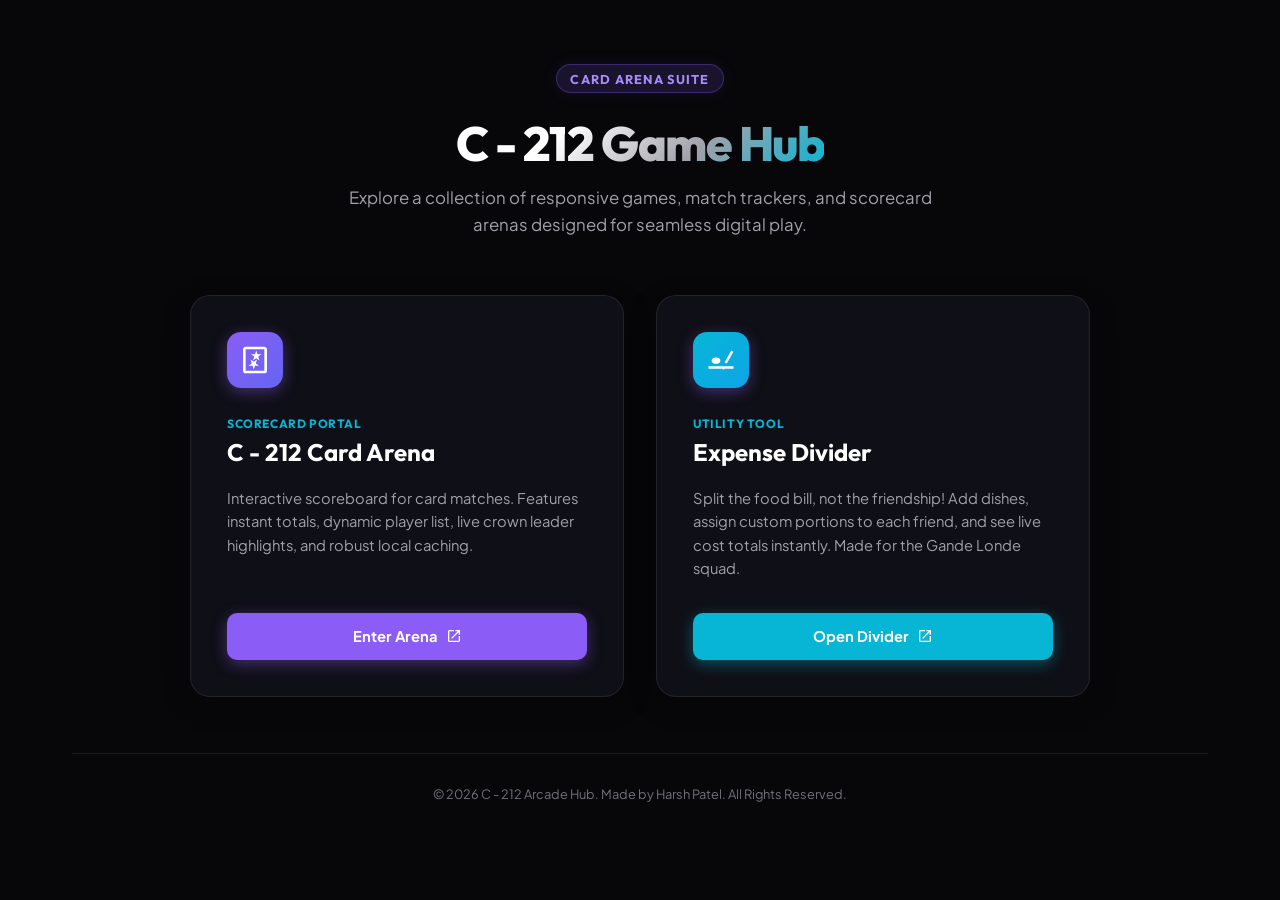
<file: index.html>
<!DOCTYPE html>
<html lang="en">

<head>
  <meta charset="UTF-8">
  <meta name="viewport" content="width=device-width, initial-scale=1.0">
  <title>C - 212 Game Hub</title>
  <meta name="description"
    content="Welcome to the C - 212 Game Hub. Explore our collection of premium, responsive card arena games and web applications.">

  <!-- Favicon -->
  <link rel="icon" type="image/svg+xml"
    href="data:image/svg+xml,<svg xmlns=%22http://www.w3.org/2000/svg%22 viewBox=%220 0 100 100%22><text y=%22.9em%22 font-size=%2290%22>🕹️</text></svg>">

  <!-- Google Fonts -->
  <link rel="preconnect" href="https://fonts.googleapis.com">
  <link rel="preconnect" href="https://fonts.gstatic.com" crossorigin>
  <link
    href="https://fonts.googleapis.com/css2?family=Outfit:wght@400;500;600;700;800&family=Plus+Jakarta+Sans:wght@400;500;600;700&display=swap"
    rel="stylesheet">

  <style>
    /* --- CSS Variables / Tokens --- */
    :root {
      --font-display: 'Outfit', sans-serif;
      --font-body: 'Plus Jakarta Sans', sans-serif;

      --bg-darker: #07070a;
      --bg-dark: #0f0f15;
      --bg-card: rgba(22, 22, 33, 0.6);
      --bg-card-hover: rgba(30, 30, 46, 0.8);
      --border-color: rgba(255, 255, 255, 0.08);

      --color-primary: #8b5cf6;
      /* Violet */
      --color-primary-glow: rgba(139, 92, 246, 0.4);
      --color-secondary: #06b6d4;
      /* Electric Cyan */
      --color-secondary-glow: rgba(6, 182, 212, 0.4);
      --color-gold: #fbbf24;
      /* Cyber Gold */
      --color-gold-glow: rgba(251, 191, 36, 0.25);
      --color-muted: #71717a;

      --text-primary: #f4f4f5;
      --text-secondary: #a1a1aa;

      --transition-normal: 0.3s cubic-bezier(0.16, 1, 0.3, 1);
    }

    /* --- Base Reset --- */
    *,
    *::before,
    *::after {
      box-sizing: border-box;
      margin: 0;
      padding: 0;
    }

    html,
    body {
      width: 100%;
      min-height: 100vh;
      background-color: var(--bg-darker);
      color: var(--text-primary);
      font-family: var(--font-body);
      overflow-x: hidden;
      display: flex;
      flex-direction: column;
      align-items: center;
      position: relative;
    }

    /* --- Ambient Glows --- */
    .hub-bg-glows {
      position: fixed;
      top: 0;
      left: 0;
      width: 100%;
      height: 100%;
      z-index: -1;
      overflow: hidden;
      pointer-events: none;
    }

    .glow {
      position: absolute;
      border-radius: 50%;
      filter: blur(130px);
      opacity: 0.12;
    }

    .glow-1 {
      top: -20%;
      left: 20%;
      width: 60vw;
      height: 60vw;
      background: radial-gradient(circle, var(--color-primary) 0%, transparent 70%);
      animation: floatGlow 15s infinite alternate ease-in-out;
    }

    .glow-2 {
      bottom: -20%;
      right: 15%;
      width: 50vw;
      height: 50vw;
      background: radial-gradient(circle, var(--color-secondary) 0%, transparent 70%);
      animation: floatGlow 20s infinite alternate-reverse ease-in-out;
    }

    @keyframes floatGlow {
      0% {
        transform: translate(0, 0) scale(1);
      }

      100% {
        transform: translate(5vw, 5vh) scale(1.1);
      }
    }

    /* --- Layout Container --- */
    .hub-container {
      max-width: 1200px;
      width: 100%;
      padding: 4rem 2rem;
      display: flex;
      flex-direction: column;
      align-items: center;
      gap: 3.5rem;
    }

    /* --- Header --- */
    .hub-header {
      text-align: center;
      display: flex;
      flex-direction: column;
      align-items: center;
      gap: 0.75rem;
      animation: fadeInUp 0.8s ease;
    }

    .hub-badge {
      font-family: var(--font-display);
      font-weight: 700;
      font-size: 0.8rem;
      letter-spacing: 0.1em;
      text-transform: uppercase;
      padding: 0.35rem 0.85rem;
      background: rgba(139, 92, 246, 0.15);
      border: 1px solid rgba(139, 92, 246, 0.3);
      border-radius: 999px;
      color: #a78bfa;
      box-shadow: 0 0 15px rgba(139, 92, 246, 0.1);
    }

    .hub-title {
      font-family: var(--font-display);
      font-size: 3rem;
      font-weight: 800;
      letter-spacing: -0.03em;
      background: linear-gradient(135deg, #fff 30%, #a1a1aa, var(--color-secondary));
      -webkit-background-clip: text;
      -webkit-text-fill-color: transparent;
      margin-top: 0.5rem;
    }

    .hub-subtitle {
      font-size: 1.05rem;
      color: var(--text-secondary);
      max-width: 600px;
      line-height: 1.6;
    }

    /* --- Games Grid --- */
    .games-grid {
      display: grid;
      grid-template-columns: repeat(auto-fit, minmax(320px, 1fr));
      gap: 2rem;
      width: 100%;
      max-width: 900px;
      animation: fadeInUp 1s ease;
    }

    /* --- Game Card --- */
    .game-card {
      background: var(--bg-card);
      border: 1px solid var(--border-color);
      border-radius: 20px;
      padding: 2.25rem;
      display: flex;
      flex-direction: column;
      justify-content: space-between;
      gap: 2rem;
      backdrop-filter: blur(12px);
      box-shadow: 0 8px 30px rgba(0, 0, 0, 0.2);
      transition: all var(--transition-normal);
      position: relative;
      overflow: hidden;
    }

    .game-card::before {
      content: '';
      position: absolute;
      top: 0;
      left: 0;
      width: 100%;
      height: 100%;
      background: linear-gradient(135deg, rgba(139, 92, 246, 0.1) 0%, transparent 100%);
      opacity: 0;
      transition: opacity var(--transition-normal);
      pointer-events: none;
    }

    .game-card:hover {
      transform: translateY(-8px);
      border-color: rgba(139, 92, 246, 0.35);
      box-shadow: 0 16px 40px rgba(139, 92, 246, 0.15);
      background: var(--bg-card-hover);
    }

    .game-card:hover::before {
      opacity: 1;
    }

    /* Game Card Info */
    .game-icon-wrapper {
      width: 56px;
      height: 56px;
      border-radius: 14px;
      display: flex;
      align-items: center;
      justify-content: center;
      margin-bottom: 0.5rem;
    }

    .icon-primary {
      background: linear-gradient(135deg, var(--color-primary), #6366f1);
      color: #fff;
      box-shadow: 0 4px 15px var(--color-primary-glow);
    }

    .icon-locked {
      background: rgba(255, 255, 255, 0.05);
      color: var(--color-muted);
      border: 1px solid var(--border-color);
    }

    .game-title-wrapper {
      display: flex;
      flex-direction: column;
      gap: 0.35rem;
    }

    .game-title {
      font-family: var(--font-display);
      font-size: 1.5rem;
      font-weight: 700;
      color: #fff;
    }

    .game-category {
      font-family: var(--font-display);
      font-size: 0.75rem;
      font-weight: 700;
      text-transform: uppercase;
      letter-spacing: 0.05em;
      color: var(--color-secondary);
    }

    .game-description {
      font-size: 0.92rem;
      color: var(--text-secondary);
      line-height: 1.6;
    }

    /* Game Button */
    .game-btn {
      display: inline-flex;
      align-items: center;
      justify-content: center;
      gap: 0.5rem;
      padding: 0.85rem 1.5rem;
      border-radius: 10px;
      font-family: var(--font-body);
      font-weight: 700;
      font-size: 0.92rem;
      text-decoration: none;
      border: 1px solid transparent;
      cursor: pointer;
      transition: all var(--transition-normal);
      width: 100%;
    }

    .btn-active {
      background: var(--color-primary);
      color: #fff;
      box-shadow: 0 4px 15px var(--color-primary-glow);
    }

    .btn-active:hover {
      background: #9d76fd;
      transform: translateY(-2px);
      box-shadow: 0 6px 20px var(--color-primary-glow);
    }

    .btn-locked {
      background: rgba(255, 255, 255, 0.03);
      border-color: var(--border-color);
      color: var(--color-muted);
      cursor: not-allowed;
    }

    /* Locked Card Specifics */
    .card-locked {
      opacity: 0.65;
      border-style: dashed;
    }

    .card-locked:hover {
      transform: none;
      border-color: var(--border-color);
      box-shadow: 0 8px 30px rgba(0, 0, 0, 0.2);
      background: var(--bg-card);
    }

    /* --- Footer --- */
    .hub-footer {
      margin-top: auto;
      padding: 2rem;
      text-align: center;
      font-size: 0.8rem;
      color: var(--color-muted);
      border-top: 1px solid var(--border-color);
      width: 100%;
      max-width: 1200px;
    }

    /* --- Animations --- */
    @keyframes fadeInUp {
      from {
        transform: translateY(20px);
        opacity: 0;
      }

      to {
        transform: translateY(0);
        opacity: 1;
      }
    }

    /* --- Responsive Sizing --- */
    @media (max-width: 768px) {
      .hub-container {
        padding: 3rem 1.5rem;
        gap: 2.5rem;
      }

      .hub-title {
        font-size: 2.25rem;
      }

      .hub-subtitle {
        font-size: 0.95rem;
      }
    }
  </style>
</head>

<body>

  <div class="hub-bg-glows">
    <div class="glow glow-1"></div>
    <div class="glow glow-2"></div>
  </div>

  <div class="hub-container">

    <!-- Header -->
    <header class="hub-header">
      <span class="hub-badge">Card Arena Suite</span>
      <h1 class="hub-title">C - 212 Game Hub</h1>
      <p class="hub-subtitle">Explore a collection of responsive games, match trackers, and scorecard arenas designed
        for seamless digital play.</p>
    </header>

    <!-- Grid of Projects -->
    <main class="games-grid">

      <!-- C - 212 Card Arena Scorecard -->
      <div class="game-card">
        <div class="card-info-section" style="display: flex; flex-direction: column; gap: 1.25rem;">
          <div class="game-icon-wrapper icon-primary">
            <svg viewBox="0 0 24 24" width="32" height="32" fill="currentColor">
              <path
                d="M19,2H5C3.89,2 3,2.89 3,4V20C3,21.11 3.89,22 5,22H19C20.11,22 21,21.11 21,20V4C21,2.89 20.11,2 19,2M19,20H5V4H19V20M12.92,10.68L15.35,12.35L14.42,9.45L16.85,7.77H13.85L12.92,4.86L12,7.77H9L11.42,9.45L10.5,12.35L12.92,10.68M11.08,13.32L8.65,11.65L9.58,14.55L7.15,16.23H10.15L11.08,19.14L12,16.23H15L12.58,14.55L13.5,11.65L11.08,13.32Z" />
            </svg>
          </div>
          <div class="game-title-wrapper">
            <span class="game-category">Scorecard Portal</span>
            <h2 class="game-title">C - 212 Card Arena</h2>
          </div>
          <p class="game-description">Interactive scoreboard for card matches. Features instant totals, dynamic player
            list, live crown leader highlights, and robust local caching.</p>
        </div>
        <a href="./Patta 67/index.html" class="game-btn btn-active">
          Enter Arena
          <svg viewBox="0 0 24 24" width="16" height="16" fill="currentColor">
            <path
              d="M14,3V5H17.59L7.76,14.83L9.17,16.24L19,6.41V10H21V3M19,19H5V5H12V3H5C3.89,3 3,3.9 3,5V19A2,2 0 0,0 5,21H19A2,2 0 0,0 21,19V12H19V19Z" />
          </svg>
        </a>
      </div>

      <!-- Expense Divider -->
      <div class="game-card">
        <div class="card-info-section" style="display: flex; flex-direction: column; gap: 1.25rem;">
          <div class="game-icon-wrapper icon-primary" style="background: linear-gradient(135deg, var(--color-secondary), #0ea5e9);">
            <svg viewBox="0 0 24 24" width="30" height="30" fill="currentColor">
              <path d="M16,11.78L20.24,4.45L21.97,5.45L16.74,14.5L14.97,14.15L16,11.78M11.5,12.5C11.5,14 10,15 8,15C6,15 4.5,14 4.5,12.5C4.5,11 6,10 8,10C10,10 11.5,11 11.5,12.5M22,19H2V17H22V19M15,18.5C15,19 14.5,19.5 14,19.5C13.5,19.5 13,19 13,18.5C13,18 13.5,17.5 14,17.5C14.5,17.5 15,18 15,18.5Z" />
            </svg>
          </div>
          <div class="game-title-wrapper">
            <span class="game-category">Utility Tool</span>
            <h2 class="game-title">Expense Divider</h2>
          </div>
          <p class="game-description">Split the food bill, not the friendship! Add dishes, assign custom portions to each friend, and see live cost totals instantly. Made for the Gande Londe squad.</p>
        </div>
        <a href="./Expense Divider/expense-divider.html" class="game-btn btn-active" style="background: var(--color-secondary); box-shadow: 0 4px 15px var(--color-secondary-glow);">
          Open Divider
          <svg viewBox="0 0 24 24" width="16" height="16" fill="currentColor">
            <path d="M14,3V5H17.59L7.76,14.83L9.17,16.24L19,6.41V10H21V3M19,19H5V5H12V3H5C3.89,3 3,3.9 3,5V19A2,2 0 0,0 5,21H19A2,2 0 0,0 21,19V12H19V19Z"/>
          </svg>
        </a>
      </div>

    </main>

    <!-- Footer -->
    <footer class="hub-footer">
      <p>&copy; 2026 C - 212 Arcade Hub. Made by Harsh Patel. All Rights Reserved.</p>
    </footer>

  </div>

</body>

</html>
</file>
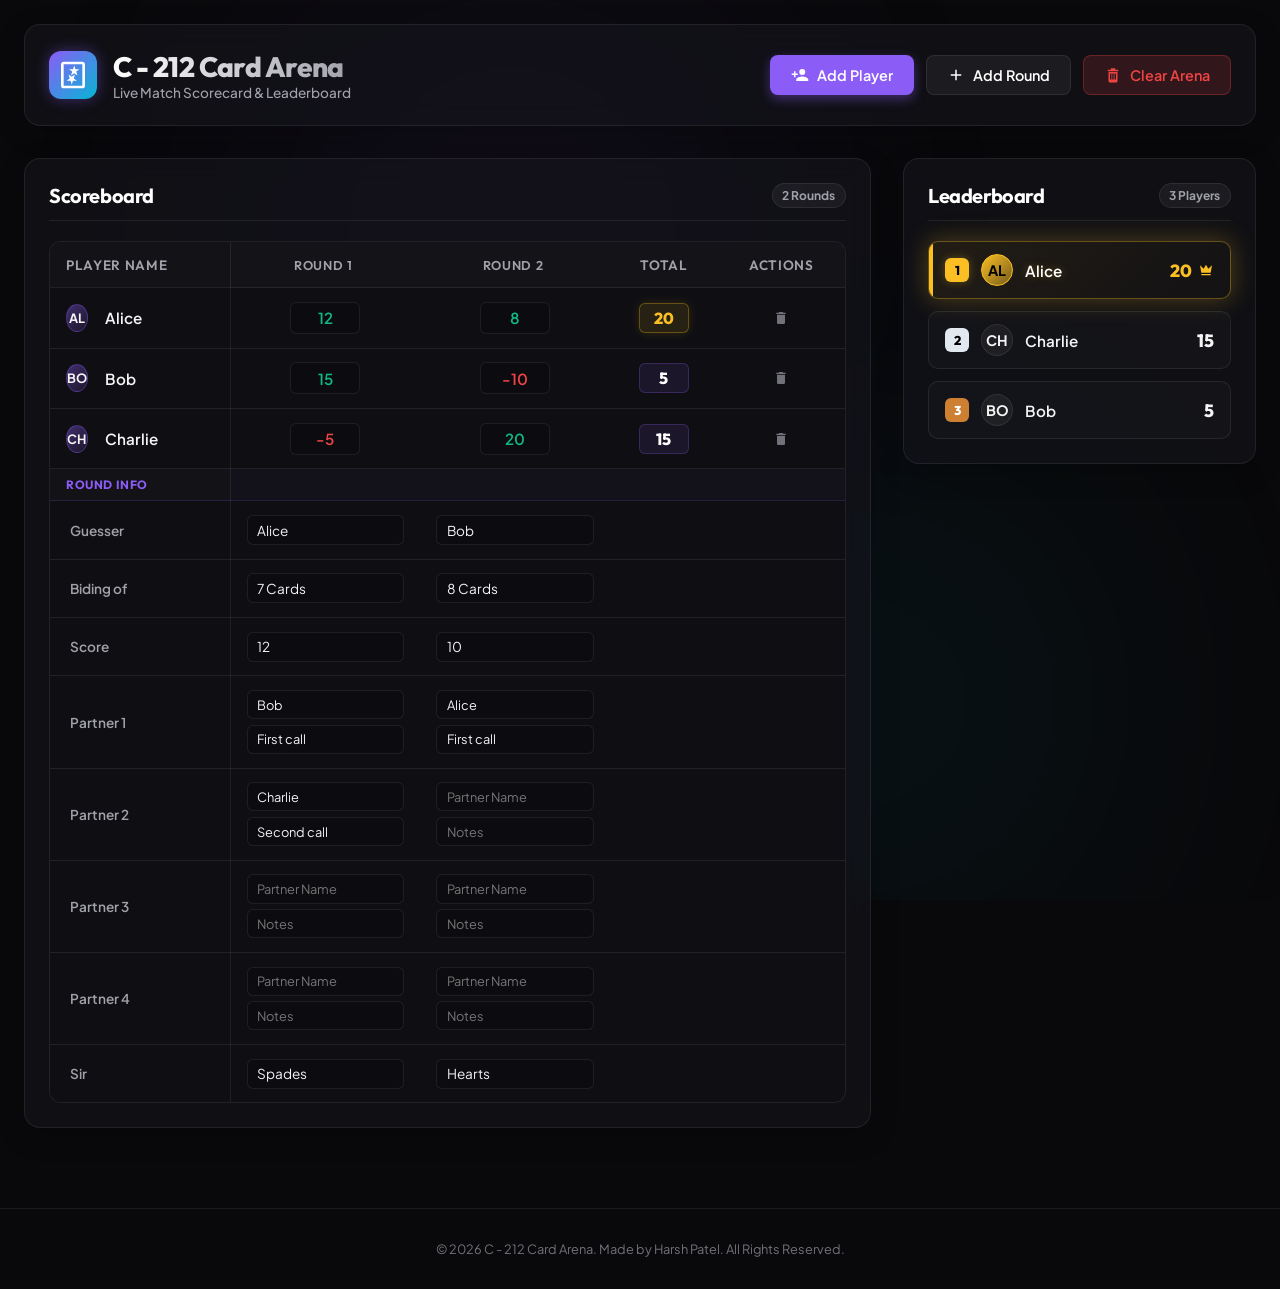
<file: Patta 67/index.html>
<!DOCTYPE html>
<html lang="en">
<head>
  <meta charset="UTF-8">
  <meta name="viewport" content="width=device-width, initial-scale=1.0">
  <title>C - 212 Card Arena - Live Scorecard</title>
  <meta name="description" content="A premium, responsive live scorecard and leaderboard for your card game arena. Auto-calculating, mobile-friendly, and persisted locally.">
  
  <!-- SEO & Theme Icons -->
  <link rel="icon" type="image/svg+xml" href="data:image/svg+xml,<svg xmlns=%22http://www.w3.org/2000/svg%22 viewBox=%220 0 100 100%22><text y=%22.9em%22 font-size=%2290%22>🎴</text></svg>">

  <!-- Google Fonts -->
  <link rel="preconnect" href="https://fonts.googleapis.com">
  <link rel="preconnect" href="https://fonts.gstatic.com" crossorigin>
  <link href="https://fonts.googleapis.com/css2?family=Outfit:wght@300;400;500;600;700;800&family=Plus+Jakarta+Sans:wght@300;400;500;600;700&display=swap" rel="stylesheet">
  
  <!-- CSS Stylesheet -->
  <link rel="stylesheet" href="styles.css">
</head>
<body>
  <div class="arena-background-glows">
    <div class="glow glow-1"></div>
    <div class="glow glow-2"></div>
  </div>

  <div class="arena-app">
    <!-- Header -->
    <header class="arena-header">
      <div class="header-logo-container">
        <div class="card-logo-icon">
          <svg viewBox="0 0 24 24" width="32" height="32" fill="currentColor">
            <path d="M19,2H5C3.89,2 3,2.89 3,4V20C3,21.11 3.89,22 5,22H19C20.11,22 21,21.11 21,20V4C21,2.89 20.11,2 19,2M19,20H5V4H19V20M12.92,10.68L15.35,12.35L14.42,9.45L16.85,7.77H13.85L12.92,4.86L12,7.77H9L11.42,9.45L10.5,12.35L12.92,10.68M11.08,13.32L8.65,11.65L9.58,14.55L7.15,16.23H10.15L11.08,19.14L12,16.23H15L12.58,14.55L13.5,11.65L11.08,13.32Z" />
          </svg>
        </div>
        <div class="header-title-wrapper">
          <h1 id="app-title" class="arena-title">C - 212 Card Arena</h1>
          <p class="arena-subtitle">Live Match Scorecard & Leaderboard</p>
        </div>
      </div>

      <div class="header-controls">
        <button id="btn-add-player" class="btn btn-primary" title="Add a new player to the game">
          <svg viewBox="0 0 24 24" width="18" height="18" fill="currentColor">
            <path d="M15,14C12.33,14 7,15.33 7,18V20H23V18C23,15.33 17.67,14 15,14M6,10V7H4V10H1V12H4V15H6V12H9V10M15,12A4,4 0 0,0 19,8A4,4 0 0,0 15,4A4,4 0 0,0 11,8A4,4 0 0,0 15,12Z"/>
          </svg>
          Add Player
        </button>
        <button id="btn-add-round" class="btn btn-secondary" title="Add a new round to the scoreboard">
          <svg viewBox="0 0 24 24" width="18" height="18" fill="currentColor">
            <path d="M19,13H13V19H11V13H5V11H11V5H13V11H19V13Z" />
          </svg>
          Add Round
        </button>
        <button id="btn-clear-scorecard" class="btn btn-danger" title="Clear all scorecard data">
          <svg viewBox="0 0 24 24" width="18" height="18" fill="currentColor">
            <path d="M9,3H15V5H19V7H5V5H9V3M6,8H18V20C18,21.1 17.1,22 16,22H8C6.9,22 6,21.1 6,20V8M8,10V18H10V10H8M11,10V18H13V10H11M14,10V18H16V10H14Z" />
          </svg>
          Clear Arena
        </button>
      </div>
    </header>

    <!-- Main Content Area -->
    <main class="arena-main">
      
      <!-- Scorecard Panel -->
      <section class="panel-section scorecard-panel" aria-labelledby="scorecard-heading">
        <div class="panel-header">
          <h2 id="scorecard-heading" class="panel-title">Scoreboard</h2>
          <span id="rounds-badge" class="badge">0 Rounds</span>
        </div>
        
        <div class="table-outer-wrapper">
          <div class="table-inner-container">
            <table id="scorecard-table" class="scorecard-table">
              <thead>
                <!-- Will be dynamically populated -->
                <tr id="table-header-row"></tr>
              </thead>
              <tbody id="table-body">
                <!-- Will be dynamically populated -->
              </tbody>
            </table>
            
            <!-- Empty State -->
            <div id="scorecard-empty-state" class="empty-state hidden">
              <div class="empty-icon">🃏</div>
              <h3>The Arena is Empty</h3>
              <p>Add some players and a round to start tracking scores!</p>
              <div class="empty-actions">
                <button id="btn-empty-add-player" class="btn btn-primary">Add First Player</button>
              </div>
            </div>
          </div>
        </div>
      </section>

      <!-- Leaderboard Panel -->
      <section class="panel-section leaderboard-panel" aria-labelledby="leaderboard-heading">
        <div class="panel-header">
          <h2 id="leaderboard-heading" class="panel-title">Leaderboard</h2>
          <span id="players-badge" class="badge">0 Players</span>
        </div>

        <div class="leaderboard-container">
          <ol id="leaderboard-list" class="leaderboard-list">
            <!-- Will be dynamically populated -->
          </ol>
          
          <!-- Empty State -->
          <div id="leaderboard-empty-state" class="empty-state-simple hidden">
            <p>No players in the game.</p>
          </div>
        </div>
      </section>

    </main>
  </div>

  <!-- Custom Confirmation Dialog (Modal) -->
  <div id="clear-confirm-modal" class="modal-overlay hidden" aria-hidden="true" role="dialog" aria-labelledby="modal-title">
    <div class="modal-content glass-card">
      <div class="modal-icon warning-icon">
        <svg viewBox="0 0 24 24" width="48" height="48" fill="currentColor">
          <path d="M12,2L1,21H23L12,2M12,6L19.8,19H4.2L12,6M11,10V14H13V10H11M11,16V18H13V16H11Z" />
        </svg>
      </div>
      <h3 id="modal-title">Reset the Arena?</h3>
      <p>This will permanently clear all players, rounds, and scores. This action cannot be undone.</p>
      <div class="modal-buttons">
        <button id="modal-btn-cancel" class="btn btn-secondary">Cancel</button>
        <button id="modal-btn-confirm" class="btn btn-danger">Yes, Reset</button>
      </div>
    </div>
  </div>

  <!-- Add Player Modal -->
  <div id="add-player-modal" class="modal-overlay hidden" aria-hidden="true" role="dialog" aria-labelledby="player-modal-title">
    <div class="modal-content glass-card">
      <h3 id="player-modal-title">Add New Player</h3>
      <form id="add-player-form" onsubmit="return false;">
        <div class="form-group">
          <label for="new-player-name">Player Name</label>
          <input type="text" id="new-player-name" placeholder="Enter player name..." autocomplete="off" maxlength="20" required>
        </div>
        <div class="modal-buttons">
          <button type="button" id="player-modal-btn-cancel" class="btn btn-secondary">Cancel</button>
          <button type="submit" id="player-modal-btn-submit" class="btn btn-primary">Add Player</button>
        </div>
      </form>
    </div>
  </div>

  <!-- Footer -->
  <footer class="arena-footer">
    <p>&copy; 2026 C - 212 Card Arena. Made by Harsh Patel. All Rights Reserved.</p>
  </footer>

  <!-- JavaScript File -->
  <script src="app.js"></script>
</body>
</html>
</file>
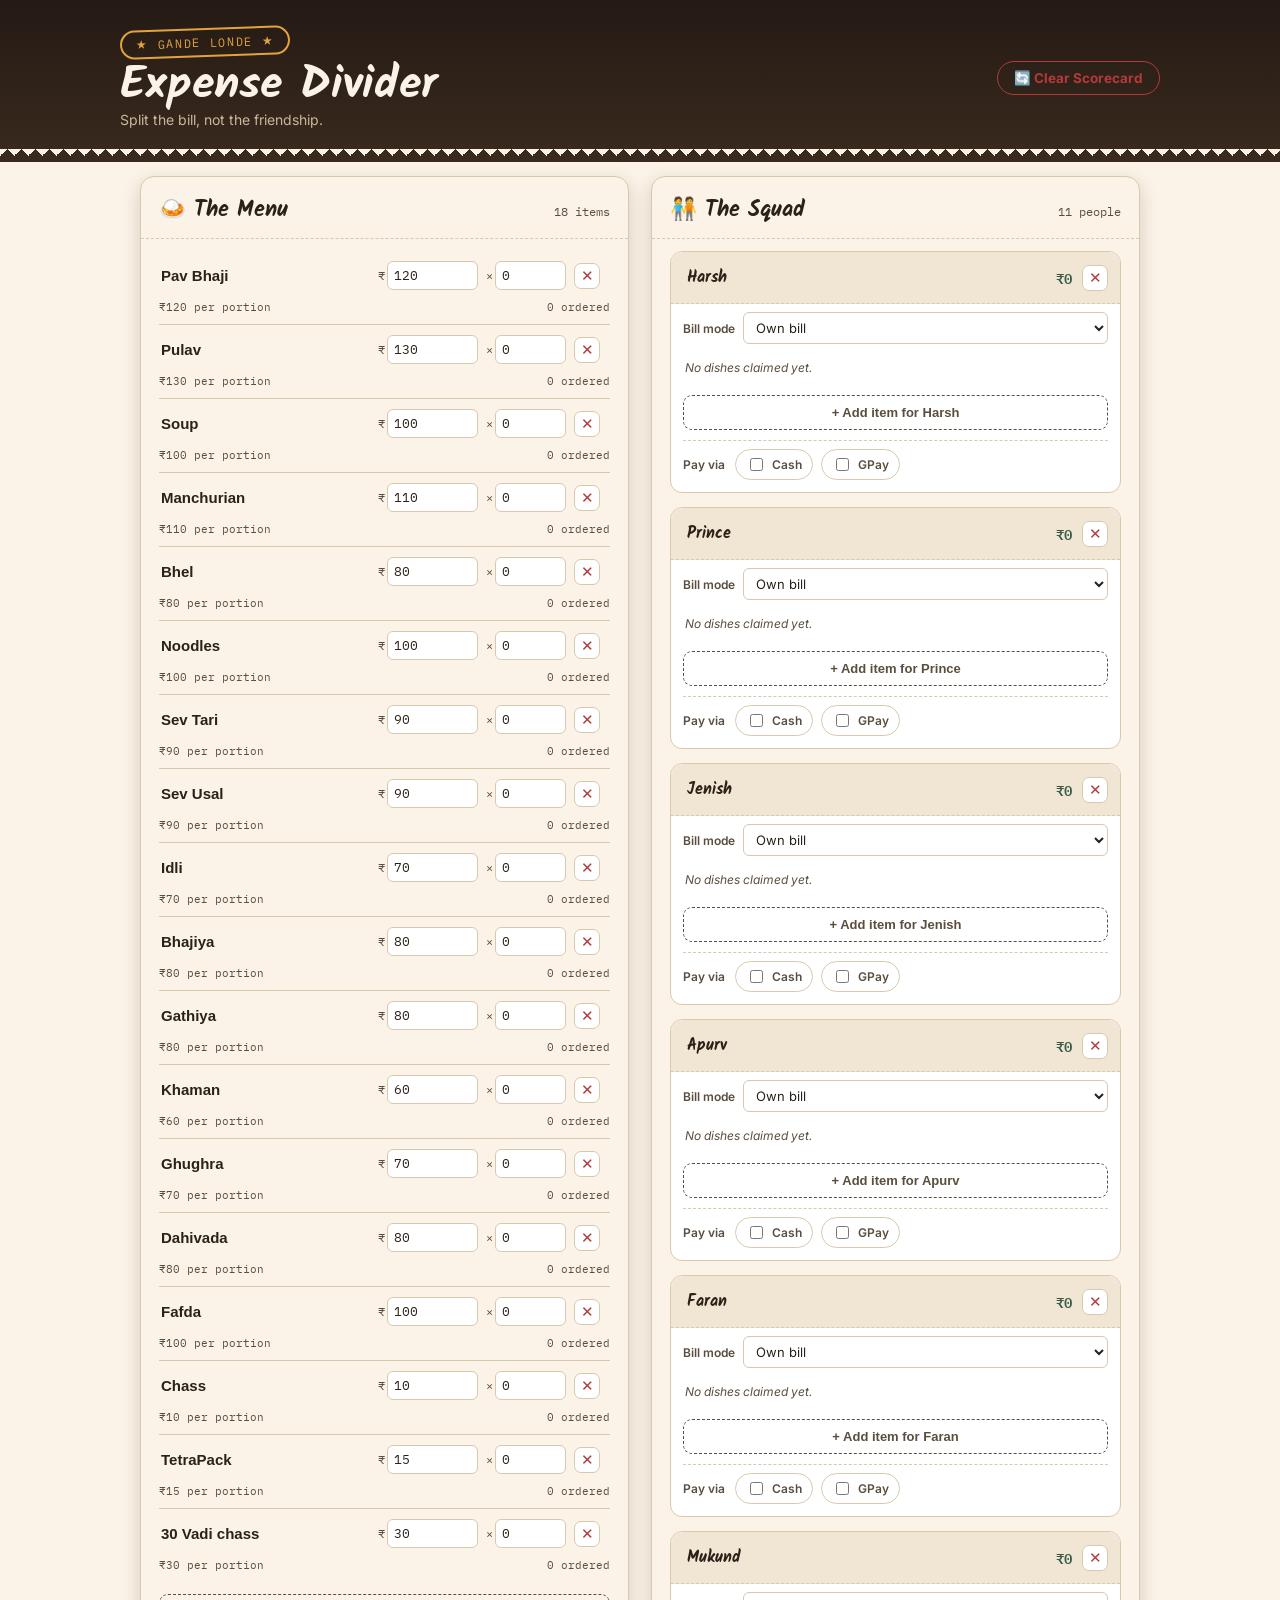
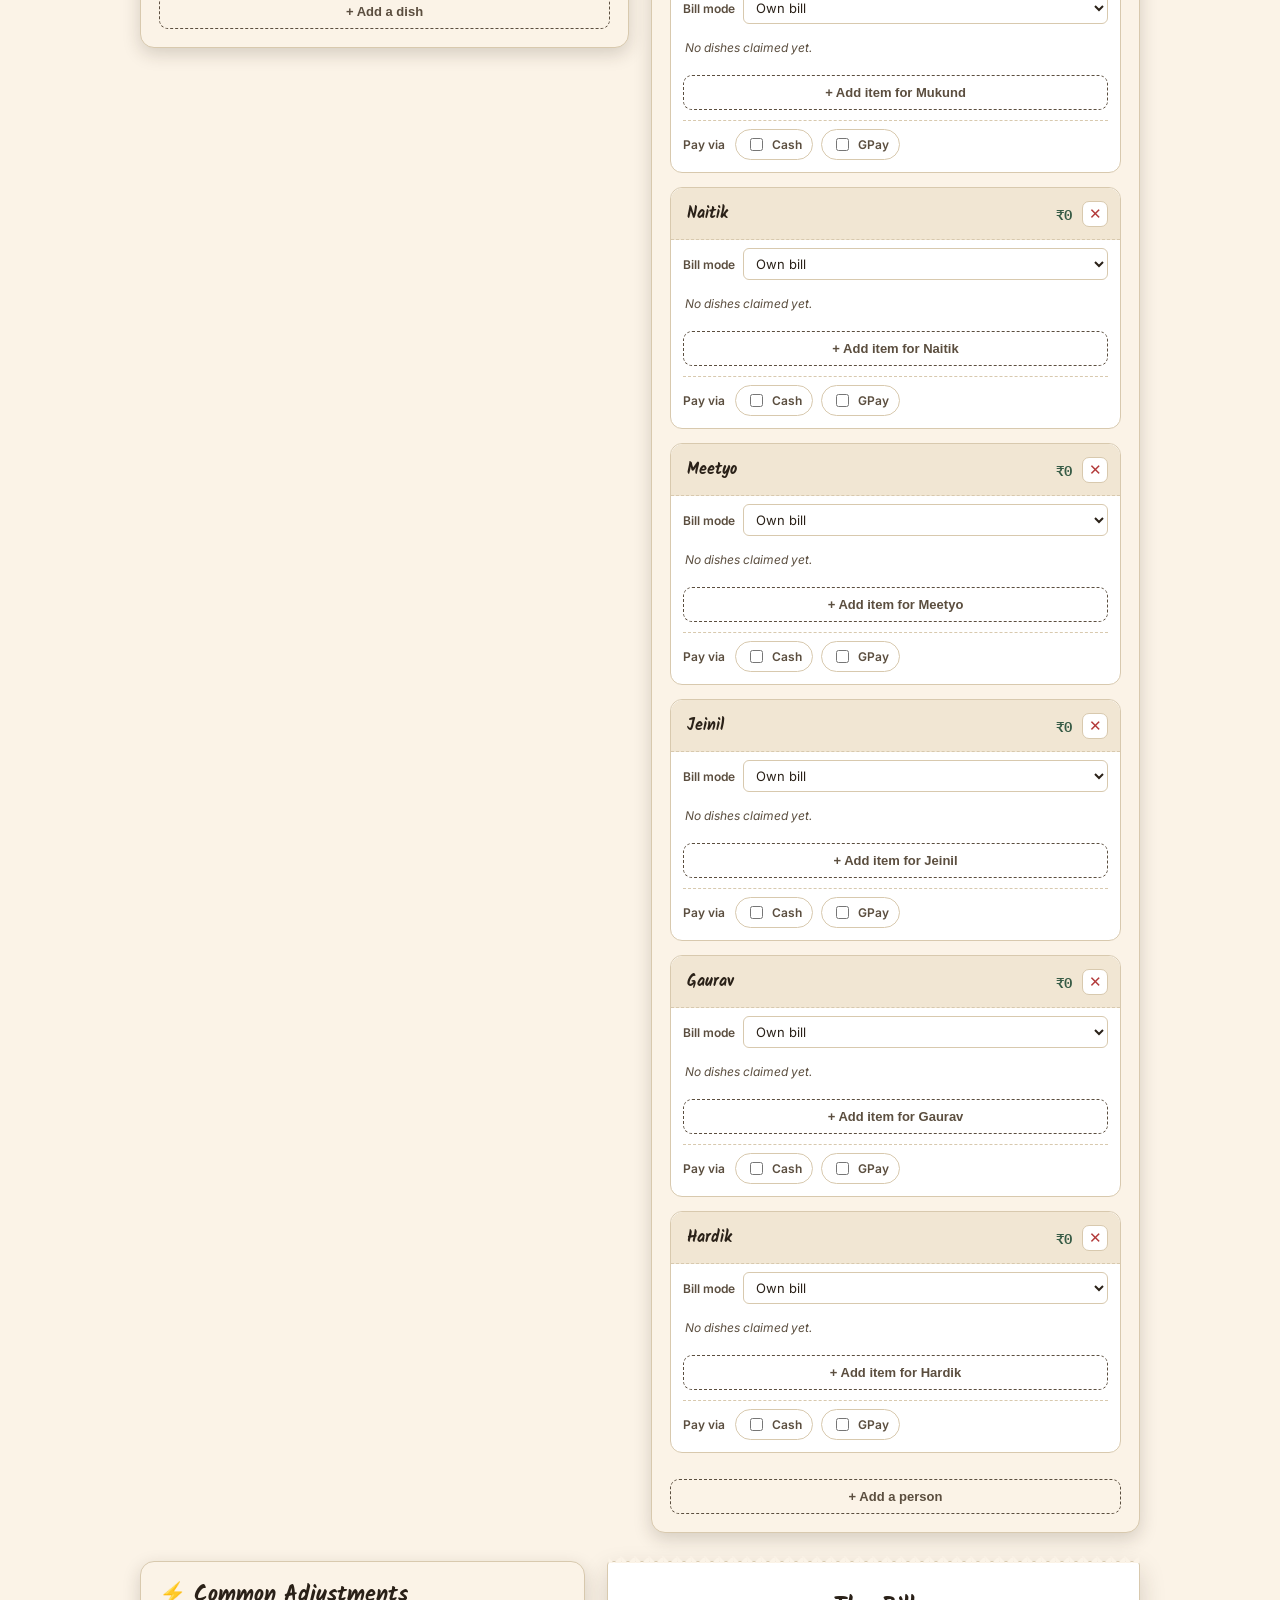
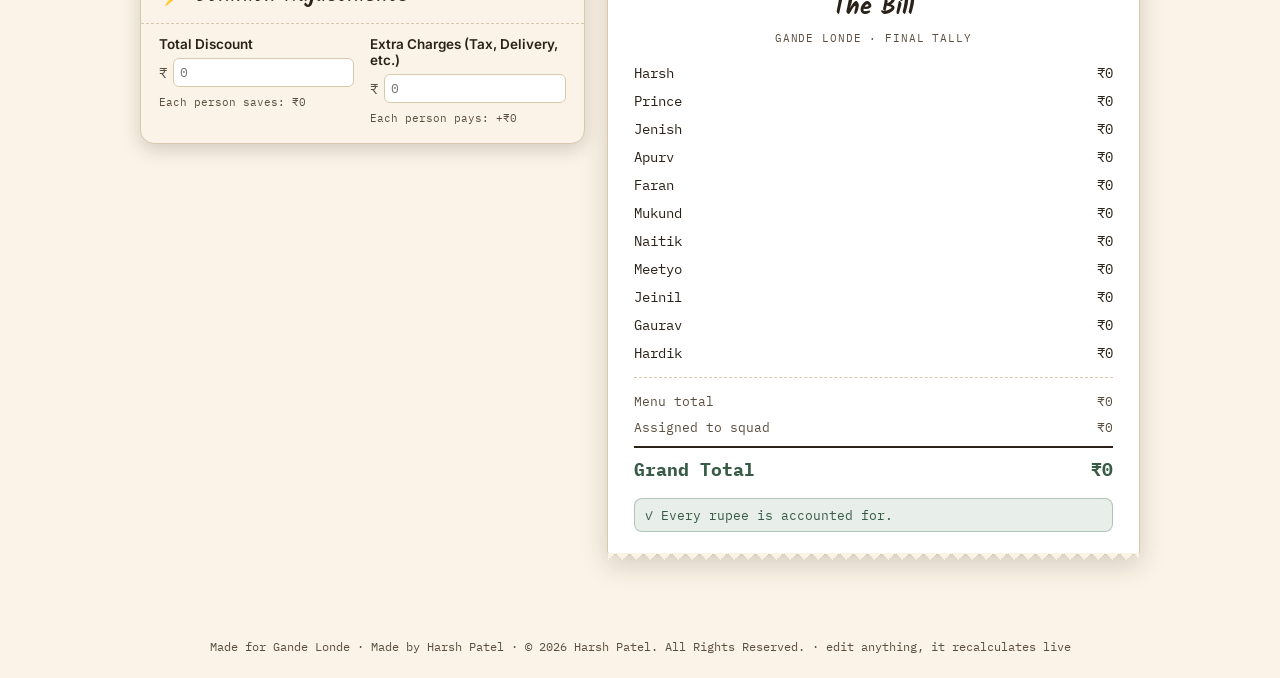
<file: Expense Divider/expense-divider.html>
<!DOCTYPE html>
<html lang="en">

<head>
  <meta charset="UTF-8">
  <meta name="viewport" content="width=device-width, initial-scale=1.0">
  <title>Expense Divider — Gande Londe</title>
  <link rel="preconnect" href="https://fonts.googleapis.com">
  <link
    href="https://fonts.googleapis.com/css2?family=Kalam:wght@400;700&family=IBM+Plex+Mono:wght@400;500;600&family=Inter:wght@400;500;600;700&display=swap"
    rel="stylesheet">
  <style>
    :root {
      --paper: #FBF3E7;
      --paper-dark: #F1E6D3;
      --ink: #2A2118;
      --ink-soft: #5B4E3F;
      --counter: #241A14;
      --counter-2: #3A2A1E;
      --chili: #B33A3A;
      --chili-dark: #8F2C2C;
      --turmeric: #E2A33D;
      --mint: #4C7A5D;
      --mint-dark: #375B45;
      --line: #D8C9AE;
      --shadow: rgba(42, 33, 24, 0.18);
    }

    * {
      box-sizing: border-box;
    }

    body {
      margin: 0;
      background: var(--paper);
      color: var(--ink);
      font-family: 'Inter', sans-serif;
      -webkit-font-smoothing: antialiased;
    }

    .mono {
      font-family: 'IBM Plex Mono', monospace;
    }

    .hand {
      font-family: 'Kalam', cursive;
    }

    /* ===== Header ===== */
    header.stall {
      background: linear-gradient(180deg, var(--counter) 0%, var(--counter-2) 100%);
      padding: 28px 20px 34px;
      position: relative;
      overflow: hidden;
    }

    header.stall::after {
      content: "";
      position: absolute;
      left: 0;
      right: 0;
      bottom: -1px;
      height: 14px;
      background:
        linear-gradient(135deg, var(--paper) 25%, transparent 25%) 0 0/14px 14px,
        linear-gradient(-135deg, var(--paper) 25%, transparent 25%) 0 0/14px 14px;
      background-color: var(--counter-2);
    }

    .stall-inner {
      max-width: 1040px;
      margin: 0 auto;
      display: flex;
      align-items: center;
      justify-content: space-between;
      gap: 16px;
      flex-wrap: wrap;
    }

    .stamp {
      display: inline-flex;
      align-items: center;
      gap: 8px;
      border: 2px solid var(--turmeric);
      color: var(--turmeric);
      padding: 5px 14px;
      border-radius: 999px;
      font-family: 'IBM Plex Mono', monospace;
      font-size: 12px;
      letter-spacing: .14em;
      text-transform: uppercase;
      transform: rotate(-2deg);
    }

    .stall h1 {
      font-family: 'Kalam', cursive;
      font-weight: 700;
      color: var(--paper);
      font-size: clamp(30px, 5vw, 46px);
      margin: 6px 0 2px;
      line-height: 1;
    }

    .stall p.tag {
      color: #C9B79C;
      font-size: 14px;
      margin: 0;
    }

    .reset-btn {
      background: transparent;
      border: 1.5px solid var(--chili);
      color: var(--chili);
      padding: 8px 16px;
      border-radius: 999px;
      font-family: 'Inter', sans-serif;
      font-weight: 700;
      font-size: 13.5px;
      cursor: pointer;
      display: flex;
      align-items: center;
      gap: 6px;
      transition: all var(--transition-normal);
    }

    .reset-btn:hover {
      background: var(--chili);
      color: #fff;
      transform: translateY(-1px);
      box-shadow: 0 4px 12px rgba(179, 58, 58, 0.3);
    }

    /* ===== Layout ===== */
    main {
      max-width: 1040px;
      margin: -12px auto 60px;
      padding: 0 20px;
      position: relative;
    }

    .grid {
      display: grid;
      grid-template-columns: 1fr 1fr;
      gap: 22px;
      align-items: start;
      margin-top: 26px;
    }

    @media (max-width: 860px) {
      .grid {
        grid-template-columns: 1fr;
      }
    }

    .card {
      background: var(--paper);
      border: 1.5px solid var(--line);
      border-radius: 14px;
      box-shadow: 0 6px 18px var(--shadow);
      overflow: hidden;
    }

    .card-head {
      display: flex;
      align-items: baseline;
      justify-content: space-between;
      padding: 16px 18px 10px;
      border-bottom: 1.5px dashed var(--line);
    }

    .card-head h2 {
      font-family: 'Kalam', cursive;
      font-size: 22px;
      margin: 0;
    }

    .card-head span.count-badge {
      font-family: 'IBM Plex Mono', monospace;
      font-size: 12px;
      color: var(--ink-soft);
    }

    .card-body {
      padding: 12px 18px 18px;
    }

    /* ===== Dish rows ===== */
    .dish-row {
      display: grid;
      grid-template-columns: 1fr 100px 80px 36px;
      gap: 8px;
      align-items: center;
      padding: 10px 0;
      border-bottom: 1px solid var(--line);
    }

    .dish-meta-unit {
      grid-column: 1 / 3;
    }

    .dish-meta-status {
      grid-column: 3 / 5;
      text-align: right;
    }

    .dish-row:last-of-type {
      border-bottom: none;
    }

    .dish-row input[type=text] {
      border: none;
      background: transparent;
      font-weight: 600;
      font-size: 15px;
      color: var(--ink);
      padding: 4px 2px;
      border-radius: 6px;
    }

    .dish-row input[type=text]:focus {
      background: var(--paper-dark);
      outline: none;
    }

    .price-wrap,
    .count-wrap {
      display: flex;
      align-items: center;
      gap: 2px;
    }

    .price-wrap span,
    .count-wrap span {
      font-family: 'IBM Plex Mono', monospace;
      font-size: 12px;
      color: var(--ink-soft);
    }

    input[type=number] {
      width: 100%;
      border: 1px solid var(--line);
      background: #fff;
      border-radius: 6px;
      padding: 5px 6px;
      font-family: 'IBM Plex Mono', monospace;
      font-size: 13px;
      color: var(--ink);
    }

    input[type=number]:focus {
      outline: 2px solid var(--turmeric);
      border-color: var(--turmeric);
    }

    .dish-meta {
      font-size: 11px;
      color: var(--ink-soft);
      font-family: 'IBM Plex Mono', monospace;
      padding-top: 2px;
    }

    .dish-meta.ok {
      color: var(--mint-dark);
    }

    .dish-meta.over {
      color: var(--chili-dark);
    }

    .icon-btn {
      width: 26px;
      height: 26px;
      border-radius: 7px;
      border: 1px solid var(--line);
      background: #fff;
      color: var(--chili);
      cursor: pointer;
      font-size: 15px;
      line-height: 1;
      display: flex;
      align-items: center;
      justify-content: center;
    }

    .icon-btn:hover {
      background: var(--chili);
      color: #fff;
      border-color: var(--chili);
    }

    .add-btn {
      margin-top: 12px;
      width: 100%;
      padding: 9px 12px;
      border-radius: 9px;
      border: 1.5px dashed var(--ink-soft);
      background: transparent;
      color: var(--ink-soft);
      font-weight: 600;
      font-size: 13px;
      cursor: pointer;
    }

    .add-btn:hover {
      border-color: var(--mint-dark);
      color: var(--mint-dark);
      background: rgba(76, 122, 93, 0.06);
    }

    /* ===== People ===== */
    .person {
      border: 1.5px solid var(--line);
      border-radius: 12px;
      margin-bottom: 14px;
      background: #fff;
    }

    .person-head {
      display: flex;
      align-items: center;
      gap: 10px;
      padding: 10px 12px;
      background: var(--paper-dark);
      border-bottom: 1.5px dashed var(--line);
      border-radius: 12px 12px 0 0;
    }

    .person-head input[type=text] {
      flex: 1;
      border: none;
      background: transparent;
      font-weight: 700;
      font-size: 16px;
      font-family: 'Kalam', cursive;
      color: var(--ink);
      padding: 3px 4px;
      border-radius: 6px;
    }

    .person-head input[type=text]:focus {
      background: #fff;
      outline: none;
    }

    .person-total {
      font-family: 'IBM Plex Mono', monospace;
      font-weight: 600;
      color: var(--mint-dark);
      font-size: 14px;
      white-space: nowrap;
    }

    .person-body {
      padding: 8px 12px 12px;
    }

    .entry-row {
      display: grid;
      grid-template-columns: 1fr auto auto auto 30px;
      gap: 6px;
      align-items: center;
      padding: 6px 0;
    }

    .entry-row select {
      border: 1px solid var(--line);
      border-radius: 6px;
      padding: 5px 6px;
      font-size: 13px;
      background: #fff;
      color: var(--ink);
      font-family: 'Inter', sans-serif;
    }

    .frac-wrap {
      display: flex;
      align-items: center;
      gap: 3px;
    }

    .frac-wrap input {
      width: 38px;
      text-align: center;
      padding: 5px 2px;
    }

    .frac-wrap span {
      color: var(--ink-soft);
      font-family: 'IBM Plex Mono', monospace;
    }

    .entry-cost {
      font-family: 'IBM Plex Mono', monospace;
      font-size: 13px;
      font-weight: 600;
      color: var(--ink);
      min-width: 54px;
      text-align: right;
    }

    .quick-fracs {
      display: flex;
      gap: 4px;
      margin: 2px 0 8px;
      flex-wrap: wrap;
    }

    .quick-fracs button {
      font-family: 'IBM Plex Mono', monospace;
      font-size: 11px;
      padding: 3px 7px;
      border-radius: 6px;
      border: 1px solid var(--line);
      background: #fff;
      color: var(--ink-soft);
      cursor: pointer;
    }

    .quick-fracs button:hover {
      border-color: var(--turmeric);
      color: var(--chili-dark);
    }

    .empty-hint {
      font-size: 12px;
      color: var(--ink-soft);
      padding: 6px 2px 8px;
      font-style: italic;
    }

    .same-as-row {
      display: flex;
      align-items: center;
      gap: 8px;
      margin-bottom: 10px;
      flex-wrap: wrap;
    }

    .same-as-row label {
      font-size: 12px;
      font-weight: 600;
      color: var(--ink-soft);
      white-space: nowrap;
    }

    .same-as-row select {
      flex: 1;
      min-width: 140px;
      border: 1px solid var(--line);
      border-radius: 6px;
      padding: 6px 8px;
      font-size: 13px;
      background: #fff;
      color: var(--ink);
      font-family: 'Inter', sans-serif;
    }

    .same-as-banner {
      font-size: 12.5px;
      color: var(--mint-dark);
      background: rgba(76, 122, 93, 0.1);
      border: 1px dashed rgba(76, 122, 93, 0.35);
      border-radius: 8px;
      padding: 8px 10px;
      margin-bottom: 8px;
      font-family: 'IBM Plex Mono', monospace;
    }

    .same-as-banner strong {
      font-family: 'Kalam', cursive;
      font-size: 14px;
      color: var(--ink);
    }

    .person.same-as-linked .person-body > .add-btn {
      display: none;
    }

    .entry-row.read-only select,
    .entry-row.read-only input {
      pointer-events: none;
      background: var(--paper-dark);
      color: var(--ink-soft);
    }

    .entry-row.read-only .icon-btn {
      display: none;
    }

    .payment-row {
      display: flex;
      align-items: center;
      gap: 10px;
      margin-top: 10px;
      padding-top: 8px;
      border-top: 1px dashed var(--line);
      flex-wrap: wrap;
    }

    .payment-row > label {
      font-size: 12px;
      font-weight: 600;
      color: var(--ink-soft);
      white-space: nowrap;
    }

    .payment-options {
      display: flex;
      gap: 8px;
      flex-wrap: wrap;
    }

    .pay-option {
      display: inline-flex;
      align-items: center;
      gap: 6px;
      padding: 5px 10px;
      border: 1px solid var(--line);
      border-radius: 999px;
      background: #fff;
      font-size: 12px;
      font-weight: 600;
      color: var(--ink-soft);
      cursor: pointer;
      user-select: none;
      transition: all 0.15s ease;
    }

    .pay-option input {
      accent-color: var(--mint-dark);
      cursor: pointer;
    }

    .pay-option.cash.active {
      border-color: var(--turmeric);
      background: rgba(226, 163, 61, 0.14);
      color: #7A5410;
    }

    .pay-option.gpay.active {
      border-color: #4285F4;
      background: rgba(66, 133, 244, 0.12);
      color: #1a56b0;
    }

    .pay-badge {
      font-family: 'IBM Plex Mono', monospace;
      font-size: 10px;
      font-weight: 600;
      letter-spacing: 0.04em;
      text-transform: uppercase;
      padding: 2px 6px;
      border-radius: 999px;
      margin-left: 6px;
    }

    .pay-badge.cash {
      background: rgba(226, 163, 61, 0.2);
      color: #7A5410;
    }

    .pay-badge.gpay {
      background: rgba(66, 133, 244, 0.15);
      color: #1a56b0;
    }

    .receipt-line.payment-split {
      font-weight: 600;
    }

    .receipt-line.payment-split.cash {
      color: #7A5410;
    }

    .receipt-line.payment-split.gpay {
      color: #1a56b0;
    }

    /* ===== Receipt / Bill ===== */
    .receipt {
      background: #fff;
      border: 1.5px solid var(--line);
      border-radius: 4px;
      position: relative;
      box-shadow: 0 10px 26px var(--shadow);
    }

    .receipt::before,
    .receipt::after {
      content: "";
      position: absolute;
      left: 0;
      right: 0;
      height: 12px;
      background:
        linear-gradient(135deg, var(--paper) 25%, transparent 25%) 0 0/14px 14px,
        linear-gradient(-135deg, var(--paper) 25%, transparent 25%) 0 0/14px 14px;
      background-color: transparent;
    }

    .receipt::before {
      top: -11px;
      transform: rotate(180deg);
    }

    .receipt::after {
      bottom: -11px;
    }

    .receipt-inner {
      padding: 26px 26px 22px;
    }

    .receipt h2 {
      font-family: 'Kalam', cursive;
      text-align: center;
      font-size: 24px;
      margin: 0 0 4px;
    }

    .receipt .sub {
      text-align: center;
      font-family: 'IBM Plex Mono', monospace;
      font-size: 11px;
      color: var(--ink-soft);
      margin-bottom: 14px;
      letter-spacing: .08em;
      text-transform: uppercase;
    }

    .receipt-line {
      display: flex;
      justify-content: space-between;
      font-family: 'IBM Plex Mono', monospace;
      font-size: 14px;
      padding: 5px 0;
    }

    .receipt-line.dim {
      color: var(--ink-soft);
      font-size: 12.5px;
    }

    .receipt hr {
      border: none;
      border-top: 1px dashed var(--line);
      margin: 10px 0;
    }

    .receipt-line.grand {
      font-size: 18px;
      font-weight: 700;
      color: var(--mint-dark);
      border-top: 2px solid var(--ink);
      padding-top: 10px;
      margin-top: 6px;
    }

    .flag {
      margin-top: 12px;
      padding: 8px 10px;
      border-radius: 8px;
      font-size: 12.5px;
      font-family: 'IBM Plex Mono', monospace;
      background: rgba(226, 163, 61, 0.16);
      color: #7A5410;
      border: 1px solid rgba(226, 163, 61, 0.4);
    }

    .flag.balanced {
      background: rgba(76, 122, 93, 0.13);
      color: var(--mint-dark);
      border-color: rgba(76, 122, 93, 0.35);
    }

    /* ===== Bottom Section Layout ===== */
    .bottom-grid {
      display: grid;
      grid-template-columns: 1fr 1.2fr;
      gap: 22px;
      align-items: start;
      margin-top: 28px;
    }

    .adjustments-row {
      display: grid;
      grid-template-columns: 1fr 1fr;
      gap: 16px;
    }

    .adjustments-field {
      display: flex;
      flex-direction: column;
      gap: 4px;
    }

    .adjustments-field label {
      font-family: 'Inter', sans-serif;
      font-size: 13.5px;
      font-weight: 600;
      color: var(--ink);
      margin-bottom: 2px;
    }

    .input-group {
      display: flex;
      align-items: center;
      gap: 6px;
    }

    .input-group span {
      font-family: 'IBM Plex Mono', monospace;
      font-size: 14px;
      color: var(--ink-soft);
    }

    .adjustments-info {
      font-size: 11px;
      color: var(--ink-soft);
      font-family: 'IBM Plex Mono', monospace;
      padding-top: 4px;
    }

    @media (max-width: 860px) {
      .bottom-grid {
        grid-template-columns: 1fr;
      }
    }

    @media (max-width: 480px) {
      .adjustments-row {
        grid-template-columns: 1fr;
        gap: 12px;
      }
    }

    footer {
      text-align: center;
      padding: 24px;
      font-size: 12px;
      color: var(--ink-soft);
      font-family: 'IBM Plex Mono', monospace;
    }

    /* ===== Mobile Usability Optimizations ===== */
    @media (max-width: 480px) {

      /* Dishes mobile optimization */
      .dish-row {
        grid-template-columns: 1fr 1fr 36px;
        row-gap: 10px;
        padding: 12px 0;
      }

      .dish-row input[type=text] {
        grid-column: 1 / 3;
        font-size: 16px;
        padding: 8px;
        background: var(--paper-dark);
        border-radius: 6px;
        width: 100%;
        height: 38px;
      }

      .dish-row .icon-btn {
        grid-column: 3;
        grid-row: 1;
        width: 34px;
        height: 34px;
        justify-self: end;
      }

      .price-wrap {
        grid-column: 1;
        grid-row: 2;
        display: flex;
        align-items: center;
        gap: 6px;
      }

      .count-wrap {
        grid-column: 2;
        grid-row: 2;
        display: flex;
        align-items: center;
        gap: 6px;
        padding-left: 10px;
      }

      .price-wrap input[type=number],
      .count-wrap input[type=number] {
        width: 100%;
        height: 40px;
        font-size: 15px;
        padding: 6px;
      }

      .dish-meta-unit {
        grid-column: 1;
        grid-row: 3;
        font-size: 11.5px;
      }

      .dish-meta-status {
        grid-column: 2 / 4;
        grid-row: 3;
        text-align: right;
        font-size: 11.5px;
        white-space: nowrap;
      }

      /* People claiming entries mobile optimization */
      .entry-row {
        grid-template-columns: 1fr auto;
        row-gap: 10px;
        padding: 12px 0;
        border-bottom: 1px dotted var(--line);
      }

      .entry-row:last-of-type {
        border-bottom: none;
      }

      .entry-row select {
        grid-column: 1;
        grid-row: 1;
        height: 40px;
        font-size: 15px;
        width: 100%;
        padding: 6px;
      }

      .entry-row .icon-btn {
        grid-column: 2;
        grid-row: 1;
        width: 34px;
        height: 34px;
        justify-self: end;
      }

      .entry-row .frac-wrap {
        grid-column: 1;
        grid-row: 2;
        display: flex;
        align-items: center;
        gap: 8px;
      }

      .entry-row .frac-wrap input[type=number] {
        width: 52px;
        height: 40px;
        font-size: 15px;
        text-align: center;
        padding: 6px;
      }

      .entry-row .frac-wrap span {
        font-size: 16px;
        font-weight: bold;
      }

      .entry-row .entry-cost {
        grid-column: 2;
        grid-row: 2;
        font-size: 15px;
        font-weight: 700;
        align-self: center;
        text-align: right;
      }
    }
  </style>
</head>

<body>

  <header class="stall">
    <div class="stall-inner">
      <div>
        <span class="stamp">★ GANDE LONDE ★</span>
        <h1>Expense Divider</h1>
        <p class="tag">Split the bill, not the friendship.</p>
      </div>
      <button class="reset-btn" onclick="confirmReset()" title="Reset all data to default">🔄 Clear Scorecard</button>
    </div>
  </header>

  <main>
    <div class="grid">
      <!-- MENU CARD -->
      <section class="card" id="menuCard">
        <div class="card-head">
          <h2>🍛 The Menu</h2>
          <span class="count-badge" id="dishCountBadge"></span>
        </div>
        <div class="card-body">
          <div id="dishList"></div>
          <button class="add-btn" onclick="addDish()">+ Add a dish</button>
        </div>
      </section>

      <!-- PEOPLE CARD -->
      <section class="card" id="peopleCard">
        <div class="card-head">
          <h2>🧑‍🤝‍🧑 The Squad</h2>
          <span class="count-badge" id="peopleCountBadge"></span>
        </div>
        <div class="card-body">
          <div id="peopleList"></div>
          <button class="add-btn" onclick="addPerson()">+ Add a person</button>
        </div>
      </section>
    </div>

    <!-- BOTTOM SECTION: ADJUSTMENTS & RECEIPT -->
    <div class="bottom-grid">
      <!-- ADJUSTMENTS CARD -->
      <section class="card" id="adjustmentsCard">
        <div class="card-head">
          <h2>⚡ Common Adjustments</h2>
        </div>
        <div class="card-body">
          <div class="adjustments-row">
            <div class="adjustments-field">
              <label for="billDiscount">Total Discount</label>
              <div class="input-group">
                <span>₹</span>
                <input type="number" id="billDiscount" min="0" placeholder="0" oninput="updateDiscountVal(this.value)"
                  onblur="render()">
              </div>
              <div class="adjustments-info" id="discountPerPersonHint">Each person saves: ₹0</div>
            </div>

            <div class="adjustments-field">
              <label for="billExtraCharges">Extra Charges (Tax, Delivery, etc.)</label>
              <div class="input-group">
                <span>₹</span>
                <input type="number" id="billExtraCharges" min="0" placeholder="0"
                  oninput="updateExtraChargesVal(this.value)" onblur="render()">
              </div>
              <div class="adjustments-info" id="extraPerPersonHint">Each person pays: +₹0</div>
            </div>
          </div>
        </div>
      </section>

      <!-- RECEIPT -->
      <div class="receipt">
        <div class="receipt-inner">
          <h2>The Bill</h2>
          <div class="sub">Gande Londe · Final Tally</div>
          <div id="receiptPeople"></div>
          <hr>
          <div class="receipt-line dim" id="menuTotalLine"></div>
          <div class="receipt-line dim" id="assignedTotalLine"></div>
          <div class="receipt-line dim" id="commonDiscountLine"></div>
          <div class="receipt-line dim" id="commonExtraChargesLine"></div>
          <div class="receipt-line payment-split cash" id="cashTotalLine" style="display:none"></div>
          <div class="receipt-line payment-split gpay" id="gpayTotalLine" style="display:none"></div>
          <div class="receipt-line dim" id="unassignedPaymentLine" style="display:none"></div>
          <div class="receipt-line grand" id="grandTotalLine"></div>
          <div id="reconFlag"></div>
        </div>
      </div>
    </div>
  </main>

  <footer>Made for Gande Londe · Made by Harsh Patel · &copy; 2026 Harsh Patel. All Rights Reserved. · edit anything, it
    recalculates live</footer>

  <script>
    let uidCounter = 1;
    const uid = () => 'id' + (uidCounter++) + '_' + Math.random().toString(36).slice(2, 7);

    const CACHE_KEY = 'gande_londe_expense_divider_state_v1';

    function getInitialState() {
      return {
        dishes: [
          { id: uid(), name: 'Pav Bhaji', price: 120, count: 0 },
          { id: uid(), name: 'Pulav', price: 130, count: 0 },
          { id: uid(), name: 'Soup', price: 100, count: 0 },
          { id: uid(), name: 'Manchurian', price: 110, count: 0 },
          { id: uid(), name: 'Bhel', price: 80, count: 0 },
          { id: uid(), name: 'Noodles', price: 100, count: 0 },
          { id: uid(), name: 'Sev Tari', price: 90, count: 0 },
          { id: uid(), name: 'Sev Usal', price: 90, count: 0 },
          { id: uid(), name: 'Idli', price: 70, count: 0 },
          { id: uid(), name: 'Bhajiya', price: 80, count: 0 },
          { id: uid(), name: 'Gathiya', price: 80, count: 0 },
          { id: uid(), name: 'Khaman', price: 60, count: 0 },
          { id: uid(), name: 'Ghughra', price: 70, count: 0 },
          { id: uid(), name: 'Dahivada', price: 80, count: 0 },
          { id: uid(), name: 'Fafda', price: 100, count: 0 },
          { id: uid(), name: 'Chass', price: 10, count: 0 },
          { id: uid(), name: 'TetraPack', price: 15, count: 0 },
          { id: uid(), name: '30 Vadi chass', price: 30, count: 0 }
        ],
        people: ['Harsh', 'Prince', 'Jenish', 'Apurv', 'Faran', 'Mukund', 'Naitik', 'Meetyo', 'Jeinil', 'Gaurav', 'Hardik']
          .map(name => ({ id: uid(), name, sameAs: null, paymentVia: null })),
        entries: [], // { id, personId, dishId, num, denom }
        discount: 0,
        extraCharges: 0
      };
    }

    let state;
    try {
      const cached = localStorage.getItem(CACHE_KEY);
      if (cached) {
        state = JSON.parse(cached);
        // Merge missing default dishes to prevent losing them if already cached
        const defaults = getInitialState().dishes;
        defaults.forEach(defaultDish => {
          const exists = state.dishes.some(d => d.name.toLowerCase() === defaultDish.name.toLowerCase());
          if (!exists) {
            state.dishes.push(defaultDish);
          }
        });
        // Ensure discount and extraCharges are initialized if missing in cached state
        if (state.discount === undefined) state.discount = 0;
        if (state.extraCharges === undefined) state.extraCharges = 0;
        state.people.forEach(p => {
          if (p.sameAs === undefined) p.sameAs = null;
          if (p.paymentVia === undefined) p.paymentVia = null;
        });
      } else {
        state = getInitialState();
      }
    } catch (e) {
      console.error("Failed to load cached state", e);
      state = getInitialState();
    }

    function saveState() {
      try {
        localStorage.setItem(CACHE_KEY, JSON.stringify(state));
      } catch (e) {
        console.error("Failed to save state", e);
      }
    }

    function confirmReset() {
      if (confirm("Are you sure you want to reset all dishes, squad, claims, and common adjustments?")) {
        state = getInitialState();
        saveState();
        render();
      }
    }

    function fmt(n) {
      if (!isFinite(n)) return '0';
      return (Math.round(n * 100) / 100).toLocaleString('en-IN', { maximumFractionDigits: 2 });
    }

    function unitPrice(dish) {
      return Number(dish.price) || 0;
    }

    function entryCost(entry) {
      const dish = state.dishes.find(d => d.id === entry.dishId);
      if (!dish) return 0;
      const denom = Number(entry.denom) || 1;
      const num = Number(entry.num) || 0;
      return unitPrice(dish) * (num / denom);
    }

    function resolveSameAs(personId, visited = new Set()) {
      if (visited.has(personId)) return personId;
      visited.add(personId);
      const person = state.people.find(p => p.id === personId);
      if (!person || !person.sameAs) return personId;
      const target = state.people.find(p => p.id === person.sameAs);
      if (!target) return personId;
      return resolveSameAs(target.id, visited);
    }

    function effectivePersonId(personId) {
      return resolveSameAs(personId);
    }

    function personEntries(personId) {
      return state.entries.filter(e => e.personId === effectivePersonId(personId));
    }

    function personIndividualTotal(personId) {
      return personEntries(personId).reduce((s, e) => s + entryCost(e), 0);
    }

    function personShareExtra() {
      const numPlayers = state.people.length;
      return numPlayers > 0 ? (Number(state.extraCharges) || 0) / numPlayers : 0;
    }

    function personShareDiscount() {
      const numPlayers = state.people.length;
      return numPlayers > 0 ? (Number(state.discount) || 0) / numPlayers : 0;
    }

    function personFinalAmount(personId) {
      return personIndividualTotal(personId) + personShareExtra() - personShareDiscount();
    }

    function dishAssignedUnits(dishId) {
      return state.entries.filter(e => e.dishId === dishId)
        .reduce((sum, e) => sum + (Number(e.num) || 0) / (Number(e.denom) || 1), 0);
    }

    // ---------- Dishes ----------
    function addDish() {
      state.dishes.push({ id: uid(), name: 'New Dish', price: 0, count: 0 });
      render();
    }
    function removeDish(id) {
      state.dishes = state.dishes.filter(d => d.id !== id);
      state.entries = state.entries.filter(e => e.dishId !== id);
      render();
    }
    function updateDish(id, field, value) {
      const d = state.dishes.find(d => d.id === id);
      if (!d) return;
      d[field] = value;
      updateCalculations();
    }

    // ---------- People ----------
    function addPerson() {
      state.people.push({ id: uid(), name: 'New Person', sameAs: null, paymentVia: null });
      render();
    }
    function removePerson(id) {
      state.people = state.people.filter(p => p.id !== id);
      state.entries = state.entries.filter(e => e.personId !== id);
      state.people.forEach(p => {
        if (p.sameAs === id) p.sameAs = null;
      });
      render();
    }
    function updatePerson(id, value) {
      const p = state.people.find(p => p.id === id);
      if (!p) return;
      p.name = value;
      updateCalculations();
    }
    function updateSameAs(personId, targetId) {
      const person = state.people.find(p => p.id === personId);
      if (!person) return;
      if (!targetId) {
        person.sameAs = null;
        render();
        return;
      }
      if (targetId === personId) return;
      if (effectivePersonId(targetId) === personId) return;
      person.sameAs = targetId;
      state.entries = state.entries.filter(e => e.personId !== personId);
      render();
    }
    function updatePaymentVia(personId, method) {
      const person = state.people.find(p => p.id === personId);
      if (!person) return;
      person.paymentVia = person.paymentVia === method ? null : method;
      render();
    }

    // ---------- Entries ----------
    function addEntry(personId) {
      if (state.dishes.length === 0) return;
      state.entries.push({ id: uid(), personId, dishId: state.dishes[0].id, num: 1, denom: 2 });
      render();
    }
    function removeEntry(id) {
      state.entries = state.entries.filter(e => e.id !== id);
      render();
    }
    function updateEntry(id, field, value) {
      const e = state.entries.find(e => e.id === id);
      if (!e) return;
      e[field] = value;
      updateCalculations();
    }
    function setFrac(id, num, denom) {
      const e = state.entries.find(e => e.id === id);
      if (!e) return;
      e.num = num; e.denom = denom;
      updateCalculations();
    }

    function updateDiscountVal(val) {
      state.discount = Number(val) || 0;
      updateCalculations();
    }

    function updateExtraChargesVal(val) {
      state.extraCharges = Number(val) || 0;
      updateCalculations();
    }

    // ---------- Calculations & Caching Updates ----------
    function updateCalculations() {
      saveState();

      // Update all entry costs in the DOM
      state.entries.forEach(e => {
        const el = document.getElementById(`entry-cost-val-${e.id}`);
        if (el) el.textContent = `₹${fmt(entryCost(e))}`;
      });

      const numPlayers = state.people.length;
      const shareExtra = personShareExtra();
      const shareDiscount = personShareDiscount();
      const hasAdjustments = state.discount > 0 || state.extraCharges > 0;

      // Update all person totals in the DOM
      state.people.forEach(p => {
        const myEntries = personEntries(p.id);
        const individualTotal = myEntries.reduce((s, ent) => s + entryCost(ent), 0);
        const finalAmount = personFinalAmount(p.id);
        const el = document.getElementById(`person-total-val-${p.id}`);
        if (el) el.textContent = `₹${fmt(finalAmount)}`;

        // Update breakdown fields inside the card
        const elBase = document.getElementById(`person-base-val-${p.id}`);
        if (elBase) elBase.textContent = `Base: ₹${fmt(individualTotal)}`;
        const elShareExtra = document.getElementById(`person-share-extra-val-${p.id}`);
        if (elShareExtra) elShareExtra.textContent = `Extra: +₹${fmt(shareExtra)}`;
        const elShareDiscount = document.getElementById(`person-share-discount-val-${p.id}`);
        if (elShareDiscount) elShareDiscount.textContent = `Discount: -₹${fmt(shareDiscount)}`;

        // Adjust visibility of breakdown block
        const elAdjustments = document.getElementById(`person-adjustments-${p.id}`);
        if (elAdjustments) elAdjustments.style.display = hasAdjustments ? 'flex' : 'none';
      });

      // Update input hints in the adjustments card
      const discountHint = document.getElementById('discountPerPersonHint');
      if (discountHint) {
        discountHint.textContent = `Each person saves: ₹${fmt(shareDiscount)}`;
      }
      const extraHint = document.getElementById('extraPerPersonHint');
      if (extraHint) {
        extraHint.textContent = `Each person pays: +₹${fmt(shareExtra)}`;
      }

      // Update all dish metadata in the DOM
      state.dishes.forEach(d => {
        const assigned = dishAssignedUnits(d.id);
        const count = Number(d.count) || 0;
        const remaining = count - assigned;

        const elUnit = document.getElementById(`dish-unit-val-${d.id}`);
        if (elUnit) elUnit.textContent = `₹${fmt(unitPrice(d))} per portion`;

        const elMeta = document.getElementById(`dish-meta-val-${d.id}`);
        if (elMeta) {
          let metaClass = '', metaText = '';
          if (count === 0 && assigned === 0) {
            metaText = '0 ordered';
          } else if (Math.abs(remaining) < 0.001) {
            metaClass = 'ok';
            metaText = `✓ fully divided (${fmt(assigned)}/${fmt(count)})`;
          } else if (remaining > 0) {
            metaText = `${fmt(remaining)} of ${fmt(count)} unclaimed`;
          } else {
            metaClass = 'over';
            metaText = `⚠ over-claimed by ${fmt(-remaining)}`;
          }
          elMeta.textContent = metaText;
          elMeta.className = `dish-meta dish-meta-status ${metaClass}`;
          if (elUnit) elUnit.className = `dish-meta dish-meta-unit ${metaClass}`;
        }
      });

      // Update receipt
      renderReceipt();
    }

    // ---------- Render ----------
    function render() {
      saveState();

      const active = document.activeElement;
      const activeId = active && active.id;
      const selStart = (active && typeof active.selectionStart === 'number') ? active.selectionStart : null;
      const selEnd = (active && typeof active.selectionEnd === 'number') ? active.selectionEnd : null;

      renderDishes();
      renderPeople();
      renderReceipt();

      const discEl = document.getElementById('billDiscount');
      if (discEl && activeId !== 'billDiscount') {
        discEl.value = state.discount || '';
      }
      const extraEl = document.getElementById('billExtraCharges');
      if (extraEl && activeId !== 'billExtraCharges') {
        extraEl.value = state.extraCharges || '';
      }

      if (activeId) {
        const el = document.getElementById(activeId);
        if (el) {
          el.focus();
          if (selStart != null && el.setSelectionRange) {
            try { el.setSelectionRange(selStart, selEnd); } catch (e) { }
          }
        }
      }
    }

    function renderDishes() {
      document.getElementById('dishCountBadge').textContent = state.dishes.length + ' items';
      const wrap = document.getElementById('dishList');
      wrap.innerHTML = state.dishes.map(d => {
        const assigned = dishAssignedUnits(d.id);
        const count = Number(d.count) || 0;
        const remaining = count - assigned;
        let metaClass = '', metaText = '';
        if (count === 0 && assigned === 0) {
          metaText = '0 ordered';
        } else if (Math.abs(remaining) < 0.001) {
          metaClass = 'ok';
          metaText = `✓ fully divided (${fmt(assigned)}/${fmt(count)})`;
        } else if (remaining > 0) {
          metaText = `${fmt(remaining)} of ${fmt(count)} unclaimed`;
        } else {
          metaClass = 'over';
          metaText = `⚠ over-claimed by ${fmt(-remaining)}`;
        }
        return `
    <div class="dish-row">
      <input type="text" id="dish-name-${d.id}" value="${escapeHtml(d.name)}"
        oninput="updateDish('${d.id}','name',this.value)" onblur="render()">
      <div class="price-wrap">
        <span>₹</span>
        <input type="number" id="dish-price-${d.id}" min="0" value="${d.price}"
          oninput="updateDish('${d.id}','price',this.value)" onblur="render()">
      </div>
      <div class="count-wrap">
        <span>×</span>
        <input type="number" id="dish-count-${d.id}" min="0" value="${d.count}"
          oninput="updateDish('${d.id}','count',this.value)" onblur="render()">
      </div>
      <button class="icon-btn" onclick="removeDish('${d.id}')" title="Remove dish">✕</button>
      <div id="dish-unit-val-${d.id}" class="dish-meta dish-meta-unit ${metaClass}">₹${fmt(unitPrice(d))} per portion</div>
      <div id="dish-meta-val-${d.id}" class="dish-meta dish-meta-status ${metaClass}">${metaText}</div>
    </div>`;
      }).join('') || '<div class="empty-hint">No dishes yet — add one above.</div>';
    }

    function renderPeople() {
      document.getElementById('peopleCountBadge').textContent = state.people.length + ' people';
      const wrap = document.getElementById('peopleList');
      const dishOptions = (selectedId) => state.dishes.map(d =>
        `<option value="${d.id}" ${d.id === selectedId ? 'selected' : ''}>${escapeHtml(d.name)}</option>`
      ).join('');

      const numPlayers = state.people.length;
      const shareExtra = personShareExtra();
      const shareDiscount = personShareDiscount();
      const hasAdjustments = state.discount > 0 || state.extraCharges > 0;

      wrap.innerHTML = state.people.map(p => {
        const linkedTo = p.sameAs ? state.people.find(x => x.id === p.sameAs) : null;
        const sourcePerson = linkedTo ? state.people.find(x => x.id === effectivePersonId(p.id)) : null;
        const myEntries = personEntries(p.id);
        const individualTotal = myEntries.reduce((s, e) => s + entryCost(e), 0);
        const finalAmount = personFinalAmount(p.id);
        const sameAsOptions = [
          `<option value="">Own bill</option>`,
          ...state.people
            .filter(other => other.id !== p.id && effectivePersonId(other.id) !== p.id)
            .map(other => `<option value="${other.id}" ${p.sameAs === other.id ? 'selected' : ''}>Same as ${escapeHtml(other.name)}</option>`)
        ].join('');
        const rows = myEntries.map(e => {
          const dish = state.dishes.find(d => d.id === e.dishId);
          const dishName = dish ? dish.name : 'Unknown dish';
          if (linkedTo) {
            return `
      <div class="entry-row read-only">
        <select disabled>
          <option selected>${escapeHtml(dishName)}</option>
        </select>
        <div class="frac-wrap">
          <input type="number" disabled value="${e.num}">
          <span>/</span>
          <input type="number" disabled value="${e.denom}">
        </div>
        <div class="entry-cost">₹${fmt(entryCost(e))}</div>
        <span></span>
      </div>`;
          }
          return `
      <div class="entry-row">
        <select onchange="updateEntry('${e.id}','dishId',this.value)">
          ${dishOptions(e.dishId)}
        </select>
        <div class="frac-wrap">
          <input type="number" id="entry-num-${e.id}" min="0" value="${e.num}"
            oninput="updateEntry('${e.id}','num',this.value)" onblur="render()">
          <span>/</span>
          <input type="number" id="entry-denom-${e.id}" min="1" value="${e.denom}"
            oninput="updateEntry('${e.id}','denom',this.value)" onblur="render()">
        </div>
        <div id="entry-cost-val-${e.id}" class="entry-cost">₹${fmt(entryCost(e))}</div>
        <span></span>
        <button class="icon-btn" onclick="removeEntry('${e.id}')" title="Remove item">✕</button>
      </div>`;
        }).join('');

        const sameAsBanner = linkedTo && sourcePerson ? `
        <div class="same-as-banner">
          Same bill as <strong>${escapeHtml(sourcePerson.name)}</strong>${myEntries.length ? ' — items below are mirrored for reference.' : ' — add items under ' + escapeHtml(sourcePerson.name) + ' to update this total.'}
        </div>` : '';

        return `
    <div class="person${linkedTo ? ' same-as-linked' : ''}">
      <div class="person-head">
        <input type="text" id="person-name-${p.id}" value="${escapeHtml(p.name)}"
          oninput="updatePerson('${p.id}', this.value)" onblur="render()">
        <span id="person-total-val-${p.id}" class="person-total">₹${fmt(finalAmount)}</span>
        <button class="icon-btn" onclick="removePerson('${p.id}')" title="Remove person">✕</button>
      </div>
      <div class="person-body">
        <div class="same-as-row">
          <label for="same-as-${p.id}">Bill mode</label>
          <select id="same-as-${p.id}" onchange="updateSameAs('${p.id}', this.value || null)">
            ${sameAsOptions}
          </select>
        </div>
        ${sameAsBanner}
        ${rows || (linkedTo ? '' : '<div class="empty-hint">No dishes claimed yet.</div>')}
        <button class="add-btn" onclick="addEntry('${p.id}')">+ Add item for ${escapeHtml(p.name)}</button>
        <div class="person-adjustments-hint" id="person-adjustments-${p.id}" style="font-family: 'IBM Plex Mono', monospace; font-size: 11px; color: var(--ink-soft); margin-top: 8px; padding-top: 6px; border-top: 1px dashed var(--line); display: ${hasAdjustments ? 'flex' : 'none'}; justify-content: space-between;">
          <span id="person-base-val-${p.id}">Base: ₹${fmt(individualTotal)}</span>
          <span id="person-share-extra-val-${p.id}">Extra: +₹${fmt(shareExtra)}</span>
          <span id="person-share-discount-val-${p.id}">Discount: -₹${fmt(shareDiscount)}</span>
        </div>
        <div class="payment-row">
          <label>Pay via</label>
          <div class="payment-options">
            <label class="pay-option cash${p.paymentVia === 'cash' ? ' active' : ''}">
              <input type="checkbox" ${p.paymentVia === 'cash' ? 'checked' : ''}
                onchange="updatePaymentVia('${p.id}', 'cash')">
              Cash
            </label>
            <label class="pay-option gpay${p.paymentVia === 'gpay' ? ' active' : ''}">
              <input type="checkbox" ${p.paymentVia === 'gpay' ? 'checked' : ''}
                onchange="updatePaymentVia('${p.id}', 'gpay')">
              GPay
            </label>
          </div>
        </div>
      </div>
    </div>`;
      }).join('') || '<div class="empty-hint">No people yet — add one above.</div>';
    }

    function renderReceipt() {
      const menuTotal = state.dishes.reduce((s, d) => s + (Number(d.price) || 0) * (Number(d.count) || 0), 0);
      const assignedTotal = state.entries.reduce((s, e) => s + entryCost(e), 0);

      const numPlayers = state.people.length;
      const shareExtra = personShareExtra();
      const shareDiscount = personShareDiscount();
      const grandTotal = assignedTotal + (Number(state.extraCharges) || 0) - (Number(state.discount) || 0);

      const peopleRows = state.people.map(p => {
        const sourcePerson = p.sameAs ? state.people.find(x => x.id === effectivePersonId(p.id)) : null;
        const individualTotal = personIndividualTotal(p.id);
        const finalAmount = personFinalAmount(p.id);
        let breakdownStr = '';
        if (state.discount > 0 || state.extraCharges > 0) {
          breakdownStr = `<div style="font-size: 11px; color: var(--ink-soft); font-family: 'IBM Plex Mono', monospace; margin-top: -2px; margin-bottom: 6px; text-align: right;">
            (₹${fmt(individualTotal)} base + ₹${fmt(shareExtra)} extra - ₹${fmt(shareDiscount)} discount)
          </div>`;
        }
        const sameAsNote = sourcePerson && sourcePerson.id !== p.id
          ? `<div style="font-size: 11px; color: var(--ink-soft); font-family: 'IBM Plex Mono', monospace; margin-top: -2px; margin-bottom: 6px;">same as ${escapeHtml(sourcePerson.name)}</div>`
          : '';
        const payBadge = p.paymentVia === 'cash'
          ? '<span class="pay-badge cash">Cash</span>'
          : p.paymentVia === 'gpay'
            ? '<span class="pay-badge gpay">GPay</span>'
            : '';
        return `
          <div>
            <div class="receipt-line">
              <span>${escapeHtml(p.name)}${payBadge}</span>
              <span class="mono">₹${fmt(finalAmount)}</span>
            </div>
            ${sameAsNote}
            ${breakdownStr}
          </div>
        `;
      }).join('');
      document.getElementById('receiptPeople').innerHTML = peopleRows || '<div class="empty-hint">Add people and claim dishes to see totals.</div>';

      document.getElementById('menuTotalLine').innerHTML = `<span>Menu total</span><span>₹${fmt(menuTotal)}</span>`;
      document.getElementById('assignedTotalLine').innerHTML = `<span>Assigned to squad</span><span>₹${fmt(assignedTotal)}</span>`;

      const discountLine = document.getElementById('commonDiscountLine');
      if (discountLine) {
        if (state.discount > 0) {
          discountLine.style.display = 'flex';
          discountLine.innerHTML = `<span>Common Discount</span><span>-₹${fmt(state.discount)}</span>`;
        } else {
          discountLine.style.display = 'none';
        }
      }

      const extraLine = document.getElementById('commonExtraChargesLine');
      if (extraLine) {
        if (state.extraCharges > 0) {
          extraLine.style.display = 'flex';
          extraLine.innerHTML = `<span>Extra Charges</span><span>+₹${fmt(state.extraCharges)}</span>`;
        } else {
          extraLine.style.display = 'none';
        }
      }

      document.getElementById('grandTotalLine').innerHTML = `<span>Grand Total</span><span>₹${fmt(grandTotal)}</span>`;

      let cashTotal = 0;
      let gpayTotal = 0;
      let unassignedTotal = 0;
      state.people.forEach(p => {
        const amount = personFinalAmount(p.id);
        if (p.paymentVia === 'cash') cashTotal += amount;
        else if (p.paymentVia === 'gpay') gpayTotal += amount;
        else unassignedTotal += amount;
      });

      const cashLine = document.getElementById('cashTotalLine');
      if (cashLine) {
        if (cashTotal > 0) {
          cashLine.style.display = 'flex';
          cashLine.innerHTML = `<span>Cash total</span><span>₹${fmt(cashTotal)}</span>`;
        } else {
          cashLine.style.display = 'none';
        }
      }

      const gpayLine = document.getElementById('gpayTotalLine');
      if (gpayLine) {
        if (gpayTotal > 0) {
          gpayLine.style.display = 'flex';
          gpayLine.innerHTML = `<span>GPay total</span><span>₹${fmt(gpayTotal)}</span>`;
        } else {
          gpayLine.style.display = 'none';
        }
      }

      const unassignedLine = document.getElementById('unassignedPaymentLine');
      if (unassignedLine) {
        if (unassignedTotal > 0 && (cashTotal > 0 || gpayTotal > 0)) {
          unassignedLine.style.display = 'flex';
          unassignedLine.innerHTML = `<span>Payment not marked</span><span>₹${fmt(unassignedTotal)}</span>`;
        } else {
          unassignedLine.style.display = 'none';
        }
      }

      const diff = menuTotal - assignedTotal;
      const flag = document.getElementById('reconFlag');
      if (Math.abs(diff) < 0.01) {
        flag.className = 'flag balanced';
        flag.textContent = '✓ Every rupee is accounted for.';
      } else if (diff > 0) {
        flag.className = 'flag';
        flag.textContent = `⚠ ₹${fmt(diff)} of the menu hasn't been claimed by anyone yet.`;
      } else {
        flag.className = 'flag';
        flag.textContent = `⚠ ₹${fmt(-diff)} more has been claimed than the menu costs — check portions.`;
      }
    }

    function escapeHtml(str) {
      return String(str).replace(/[&<>"']/g, c => ({ '&': '&amp;', '<': '&lt;', '>': '&gt;', '"': '&quot;', "'": '&#39;' }[c]));
    }

    render();
  </script>
</body>

</html>
</file>
<file: Patta 67/styles.css>
/* ==========================================================================
   C - 212 CARD ARENA - DESIGN SYSTEM & STYLESHEET
   ========================================================================== */

/* --- Design Tokens / Variables --- */
:root {
  /* Font Families */
  --font-display: 'Outfit', sans-serif;
  --font-body: 'Plus Jakarta Sans', sans-serif;

  /* Color Palette */
  --bg-darker: #09090b;
  --bg-dark: #0f0f13;
  --bg-card: rgba(22, 22, 30, 0.55);
  --bg-card-hover: rgba(30, 30, 42, 0.75);
  --bg-input: rgba(10, 10, 15, 0.6);
  --border-color: rgba(255, 255, 255, 0.08);
  --border-color-focus: rgba(139, 92, 246, 0.5); /* Violet */
  
  /* Accent Colors */
  --color-primary: #8b5cf6;       /* Royal Violet */
  --color-primary-glow: rgba(139, 92, 246, 0.4);
  --color-secondary: #06b6d4;     /* Electric Cyan */
  --color-secondary-glow: rgba(6, 182, 212, 0.4);
  --color-gold: #fbbf24;          /* Cyber Gold */
  --color-gold-glow: rgba(251, 191, 36, 0.35);
  --color-success: #10b981;       /* Emerald */
  --color-danger: #ef4444;        /* Crimson */
  --color-danger-glow: rgba(239, 68, 68, 0.35);
  
  /* Text Colors */
  --text-primary: #f4f4f5;
  --text-secondary: #a1a1aa;
  --text-muted: #71717a;
  
  /* Elevation & Shadows */
  --shadow-sm: 0 2px 8px -1px rgba(0, 0, 0, 0.2);
  --shadow-md: 0 8px 30px -4px rgba(0, 0, 0, 0.3);
  --shadow-lg: 0 16px 40px -6px rgba(0, 0, 0, 0.4);
  --shadow-glow-purple: 0 0 20px 0px rgba(139, 92, 246, 0.25);
  --shadow-glow-gold: 0 0 25px 2px rgba(251, 191, 36, 0.25);

  /* Animation Speeds */
  --transition-fast: 0.15s cubic-bezier(0.16, 1, 0.3, 1);
  --transition-normal: 0.25s cubic-bezier(0.16, 1, 0.3, 1);
  --transition-slow: 0.4s cubic-bezier(0.16, 1, 0.3, 1);
}

/* --- Base & Reset Styles --- */
*, *::before, *::after {
  box-sizing: border-box;
  margin: 0;
  padding: 0;
}

html {
  font-size: 16px;
  scroll-behavior: smooth;
  background-color: var(--bg-darker);
  color: var(--text-primary);
  font-family: var(--font-body);
  -webkit-font-smoothing: antialiased;
  -moz-osx-font-smoothing: grayscale;
}

body {
  min-height: 100vh;
  overflow-x: hidden;
  position: relative;
}

/* --- Background Ambient Glows --- */
.arena-background-glows {
  position: fixed;
  top: 0;
  left: 0;
  width: 100%;
  height: 100%;
  z-index: -1;
  overflow: hidden;
  pointer-events: none;
}

.glow {
  position: absolute;
  border-radius: 50%;
  filter: blur(140px);
  opacity: 0.15;
}

.glow-1 {
  top: -10%;
  left: 15%;
  width: 50vw;
  height: 50vw;
  background: radial-gradient(circle, var(--color-primary) 0%, transparent 70%);
  animation: floatGlow1 20s infinite alternate ease-in-out;
}

.glow-2 {
  bottom: -10%;
  right: 10%;
  width: 45vw;
  height: 45vw;
  background: radial-gradient(circle, var(--color-secondary) 0%, transparent 70%);
  animation: floatGlow2 25s infinite alternate ease-in-out;
}

@keyframes floatGlow1 {
  0% { transform: translate(0, 0) scale(1); }
  100% { transform: translate(10vw, 5vh) scale(1.1); }
}

@keyframes floatGlow2 {
  0% { transform: translate(0, 0) scale(1); }
  100% { transform: translate(-8vw, -8vh) scale(1.15); }
}

/* --- Typography Helpers --- */
h1, h2, h3, h4, h5, h6 {
  font-family: var(--font-display);
  font-weight: 700;
  letter-spacing: -0.02em;
}

/* --- Layout Grid --- */
.arena-app {
  max-width: 1440px;
  margin: 0 auto;
  padding: 1.5rem 1.5rem 3rem 1.5rem;
  display: flex;
  flex-direction: column;
  gap: 2rem;
  min-height: 100vh;
}

/* --- Header Section --- */
.arena-header {
  display: flex;
  justify-content: space-between;
  align-items: center;
  gap: 1.5rem;
  padding: 1.5rem;
  background: var(--bg-card);
  border: 1px solid var(--border-color);
  border-radius: 16px;
  backdrop-filter: blur(12px);
  box-shadow: var(--shadow-md);
}

.header-logo-container {
  display: flex;
  align-items: center;
  gap: 1rem;
}

.card-logo-icon {
  display: flex;
  align-items: center;
  justify-content: center;
  width: 48px;
  height: 48px;
  background: linear-gradient(135deg, var(--color-primary), var(--color-secondary));
  color: #fff;
  border-radius: 12px;
  box-shadow: 0 0 15px var(--color-primary-glow);
}

.header-title-wrapper {
  display: flex;
  flex-direction: column;
}

.arena-title {
  font-size: 1.75rem;
  font-weight: 800;
  background: linear-gradient(90deg, #fff, #a1a1aa, var(--color-gold));
  background-size: 200% auto;
  -webkit-background-clip: text;
  -webkit-text-fill-color: transparent;
  animation: shineText 6s linear infinite;
}

.arena-subtitle {
  font-size: 0.85rem;
  color: var(--text-secondary);
  font-weight: 500;
}

@keyframes shineText {
  0% { background-position: 0% 50%; }
  50% { background-position: 100% 50%; }
  100% { background-position: 0% 50%; }
}

.header-controls {
  display: flex;
  align-items: center;
  gap: 0.75rem;
}

/* --- Buttons --- */
.btn {
  display: inline-flex;
  align-items: center;
  justify-content: center;
  gap: 0.5rem;
  font-family: var(--font-body);
  font-weight: 600;
  font-size: 0.9rem;
  padding: 0.65rem 1.25rem;
  border-radius: 8px;
  border: 1px solid transparent;
  cursor: pointer;
  transition: all var(--transition-fast);
  color: #fff;
  outline: none;
}

.btn-primary {
  background: var(--color-primary);
  box-shadow: 0 4px 12px var(--color-primary-glow);
}

.btn-primary:hover {
  background: #9d76fd;
  transform: translateY(-2px);
  box-shadow: 0 6px 16px var(--color-primary-glow);
}

.btn-primary:active {
  transform: translateY(0);
}

.btn-secondary {
  background: rgba(255, 255, 255, 0.05);
  border-color: var(--border-color);
}

.btn-secondary:hover {
  background: rgba(255, 255, 255, 0.1);
  border-color: var(--text-secondary);
  transform: translateY(-2px);
}

.btn-secondary:active {
  transform: translateY(0);
}

.btn-danger {
  background: rgba(239, 68, 68, 0.15);
  border-color: rgba(239, 68, 68, 0.3);
  color: var(--color-danger);
}

.btn-danger:hover {
  background: var(--color-danger);
  border-color: var(--color-danger);
  color: #fff;
  box-shadow: 0 4px 14px var(--color-danger-glow);
  transform: translateY(-2px);
}

.btn-danger:active {
  transform: translateY(0);
}

/* --- Main Layout Grid --- */
.arena-main {
  display: grid;
  grid-template-columns: minmax(0, 3fr) minmax(0, 1.25fr);
  gap: 2rem;
  align-items: start;
}

.scorecard-panel {
  min-width: 0;
}

/* --- Panel Sections (Scorecard & Leaderboard) --- */
.panel-section {
  background: var(--bg-card);
  border: 1px solid var(--border-color);
  border-radius: 16px;
  box-shadow: var(--shadow-md);
  padding: 1.5rem;
  backdrop-filter: blur(12px);
}

.panel-header {
  display: flex;
  justify-content: space-between;
  align-items: center;
  margin-bottom: 1.25rem;
  padding-bottom: 0.75rem;
  border-bottom: 1px solid var(--border-color);
}

.panel-title {
  font-size: 1.25rem;
  font-weight: 700;
  color: #fff;
}

.badge {
  font-size: 0.75rem;
  font-weight: 700;
  padding: 0.25rem 0.6rem;
  background: rgba(255, 255, 255, 0.05);
  border: 1px solid var(--border-color);
  border-radius: 999px;
  color: var(--text-secondary);
}

/* --- Scorecard Horizontal Scroll Table --- */
.table-outer-wrapper {
  position: relative;
  width: 100%;
}

.table-inner-container {
  width: 100%;
  overflow-x: auto;
  border-radius: 12px;
  border: 1px solid var(--border-color);
  background: var(--bg-dark);
}

.scorecard-table {
  width: 100%;
  border-collapse: collapse;
  text-align: center;
  min-width: 600px;
}

/* Scrollbar styling for table container */
.table-inner-container::-webkit-scrollbar {
  height: 8px;
}

.table-inner-container::-webkit-scrollbar-track {
  background: rgba(0, 0, 0, 0.2);
}

.table-inner-container::-webkit-scrollbar-thumb {
  background: rgba(255, 255, 255, 0.1);
  border-radius: 4px;
}

.table-inner-container::-webkit-scrollbar-thumb:hover {
  background: rgba(255, 255, 255, 0.2);
}

/* Header & Cell Elements */
.scorecard-table th, 
.scorecard-table td {
  padding: 0.85rem 1rem;
  border-bottom: 1px solid var(--border-color);
  vertical-align: middle;
}

.scorecard-table th {
  background: rgba(255, 255, 255, 0.02);
  color: var(--text-secondary);
  font-family: var(--font-display);
  font-weight: 600;
  font-size: 0.85rem;
  letter-spacing: 0.05em;
  text-transform: uppercase;
}

/* Row Styling on Hover */
.scorecard-table tbody tr {
  transition: background-color var(--transition-fast);
}

.scorecard-table tbody tr:hover {
  background-color: rgba(255, 255, 255, 0.015);
}

.scorecard-table tbody tr:last-child td {
  border-bottom: none;
}

/* Sticky First Column for Players */
.scorecard-table th:first-child,
.scorecard-table td:first-child {
  position: sticky;
  left: 0;
  z-index: 10;
  background-color: #0f0f13; /* match table dark bg */
  text-align: left;
  border-right: 1px solid var(--border-color);
  width: 180px;
  min-width: 180px;
}

.scorecard-table th:first-child {
  background-color: #121217;
}

/* Round Columns Width */
.scorecard-table .round-cell {
  min-width: 190px;
  width: 190px;
}

/* Metadata Rows & Divider Styles */
.metadata-divider-label {
  position: sticky;
  left: 0;
  z-index: 10;
  background-color: #121217 !important;
  font-family: var(--font-display);
  font-weight: 700;
  font-size: 0.75rem;
  letter-spacing: 0.05em;
  color: var(--color-primary);
  text-transform: uppercase;
  border-top: 1px solid rgba(139, 92, 246, 0.2) !important;
  border-bottom: 1px solid rgba(139, 92, 246, 0.2) !important;
  padding: 0.5rem 1rem !important;
}

.metadata-divider-cell {
  background-color: rgba(139, 92, 246, 0.03) !important;
  border-top: 1px solid rgba(139, 92, 246, 0.15) !important;
  border-bottom: 1px solid rgba(139, 92, 246, 0.15) !important;
}

.metadata-label-cell {
  font-weight: 600;
  color: var(--text-secondary);
  font-size: 0.85rem;
  padding-left: 1.25rem !important;
  background-color: #0f0f13;
}

.metadata-input {
  width: 100%;
  background: var(--bg-input);
  border: 1px solid var(--border-color);
  color: var(--text-primary);
  font-family: var(--font-body);
  font-size: 0.85rem;
  padding: 0.35rem 0.6rem;
  border-radius: 6px;
  outline: none;
  transition: all var(--transition-fast);
}

.metadata-input:focus {
  border-color: var(--border-color-focus);
  box-shadow: 0 0 0 2px rgba(139, 92, 246, 0.15);
  background: rgba(10, 10, 15, 0.9);
}

/* Partner Cell Layout (Stacked Name + Notes) */
.partner-cell-layout {
  display: flex;
  flex-direction: column;
  gap: 0.35rem;
  width: 100%;
}

.partner-input-wrapper {
  display: flex;
  align-items: center;
  position: relative;
  width: 100%;
}

.partner-input {
  width: 100%;
  background: var(--bg-input);
  border: 1px solid var(--border-color);
  color: var(--text-primary);
  font-family: var(--font-body);
  font-size: 0.8rem;
  padding: 0.35rem 0.6rem;
  border-radius: 6px;
  outline: none;
  transition: all var(--transition-fast);
}

.partner-input:focus {
  border-color: var(--border-color-focus);
  box-shadow: 0 0 0 2px rgba(139, 92, 246, 0.15);
  background: rgba(10, 10, 15, 0.9);
}

/* Player Cell & Inline Name Input */
.player-cell-content {
  display: flex;
  align-items: center;
  gap: 0.5rem;
  width: 100%;
}

.player-avatar {
  display: flex;
  align-items: center;
  justify-content: center;
  width: 28px;
  height: 28px;
  border-radius: 50%;
  background: linear-gradient(135deg, var(--color-primary-glow), rgba(139, 92, 246, 0.1));
  color: var(--text-primary);
  font-weight: 700;
  font-size: 0.8rem;
  border: 1px solid rgba(139, 92, 246, 0.3);
}

.player-name-input {
  background: transparent;
  border: 1px solid transparent;
  color: var(--text-primary);
  font-family: var(--font-body);
  font-weight: 600;
  font-size: 0.95rem;
  padding: 0.25rem 0.5rem;
  border-radius: 4px;
  width: 100%;
  outline: none;
  transition: all var(--transition-fast);
}

.player-name-input:focus {
  background: var(--bg-input);
  border-color: var(--border-color-focus);
  box-shadow: 0 0 0 2px rgba(139, 92, 246, 0.15);
}

/* Round Score Number Input */
.score-input {
  width: 70px;
  background: var(--bg-input);
  border: 1px solid var(--border-color);
  color: var(--text-primary);
  font-family: var(--font-body);
  font-weight: 600;
  font-size: 0.95rem;
  text-align: center;
  padding: 0.35rem 0.5rem;
  border-radius: 6px;
  outline: none;
  transition: all var(--transition-fast);
  -moz-appearance: textfield;
}

.score-input::-webkit-outer-spin-button,
.score-input::-webkit-inner-spin-button {
  -webkit-appearance: none;
  margin: 0;
}

.score-input:focus {
  border-color: var(--border-color-focus);
  box-shadow: 0 0 0 3px rgba(139, 92, 246, 0.15);
  background: rgba(10, 10, 15, 0.9);
}

.score-input.positive {
  color: var(--color-success);
}

.score-input.negative {
  color: var(--color-danger);
}

/* Total Column Cell */
.total-cell-badge {
  display: inline-block;
  font-family: var(--font-display);
  font-weight: 800;
  font-size: 1rem;
  padding: 0.25rem 0.75rem;
  background: rgba(139, 92, 246, 0.1);
  border: 1px solid rgba(139, 92, 246, 0.25);
  border-radius: 6px;
  color: #fff;
  min-width: 50px;
  text-align: center;
  transition: all var(--transition-normal);
}

.total-cell-badge.leader-glow {
  background: rgba(251, 191, 36, 0.1);
  border-color: rgba(251, 191, 36, 0.3);
  box-shadow: 0 0 10px rgba(251, 191, 36, 0.15);
  color: var(--color-gold);
}

/* Row Action Buttons (Remove Player) */
.btn-delete-row {
  background: transparent;
  border: none;
  color: var(--text-muted);
  cursor: pointer;
  padding: 0.35rem;
  border-radius: 6px;
  display: inline-flex;
  align-items: center;
  justify-content: center;
  transition: all var(--transition-fast);
}

.btn-delete-row:hover {
  background: rgba(239, 68, 68, 0.15);
  color: var(--color-danger);
  transform: scale(1.1);
}

/* Column Header with Remove Round option */
.round-header-content {
  display: flex;
  flex-direction: column;
  align-items: center;
  gap: 0.25rem;
  position: relative;
  padding-right: 0.25rem;
}

.round-header-label {
  font-size: 0.8rem;
  white-space: nowrap;
}

.btn-delete-round {
  position: absolute;
  top: -4px;
  right: -8px;
  background: rgba(239, 68, 68, 0.1);
  border: none;
  color: var(--text-muted);
  font-size: 0.65rem;
  width: 14px;
  height: 14px;
  border-radius: 50%;
  display: flex;
  align-items: center;
  justify-content: center;
  cursor: pointer;
  opacity: 0;
  transition: all var(--transition-fast);
}

.round-header-content:hover .btn-delete-round {
  opacity: 1;
}

.btn-delete-round:hover {
  background: var(--color-danger);
  color: #fff;
  transform: scale(1.2);
}

/* --- Leaderboard List Section --- */
.leaderboard-list {
  list-style: none;
  display: flex;
  flex-direction: column;
  gap: 0.75rem;
}

.leaderboard-item {
  display: flex;
  align-items: center;
  justify-content: space-between;
  padding: 0.75rem 1rem;
  background: rgba(255, 255, 255, 0.02);
  border: 1px solid var(--border-color);
  border-radius: 10px;
  transition: all var(--transition-normal);
  position: relative;
  overflow: hidden;
}

.leaderboard-item:hover {
  transform: translateX(4px);
  background: var(--bg-card-hover);
  border-color: rgba(255, 255, 255, 0.15);
}

/* Highlight leader styling */
.leaderboard-item.leader {
  background: linear-gradient(135deg, rgba(251, 191, 36, 0.08), rgba(251, 191, 36, 0.02));
  border-color: rgba(251, 191, 36, 0.35);
  box-shadow: var(--shadow-glow-gold);
}

.leaderboard-item.leader::before {
  content: '';
  position: absolute;
  top: 0;
  left: 0;
  width: 4px;
  height: 100%;
  background: var(--color-gold);
}

.leader-item-left {
  display: flex;
  align-items: center;
  gap: 0.75rem;
}

.leader-rank-badge {
  display: flex;
  align-items: center;
  justify-content: center;
  width: 24px;
  height: 24px;
  font-family: var(--font-display);
  font-weight: 800;
  font-size: 0.8rem;
  border-radius: 6px;
  background: rgba(255, 255, 255, 0.05);
  color: var(--text-secondary);
}

/* Styled Rank Badges */
.leaderboard-item:nth-child(1) .leader-rank-badge {
  background: var(--color-gold);
  color: #000;
  box-shadow: 0 0 10px rgba(251, 191, 36, 0.3);
}

.leaderboard-item:nth-child(2) .leader-rank-badge {
  background: #e2e8f0;
  color: #000;
}

.leaderboard-item:nth-child(3) .leader-rank-badge {
  background: #cd7f32;
  color: #fff;
}

.leader-avatar {
  display: flex;
  align-items: center;
  justify-content: center;
  width: 32px;
  height: 32px;
  border-radius: 50%;
  background: rgba(255, 255, 255, 0.05);
  color: var(--text-primary);
  font-weight: 700;
  font-size: 0.9rem;
  border: 1px solid var(--border-color);
}

.leaderboard-item.leader .leader-avatar {
  background: linear-gradient(135deg, var(--color-gold), rgba(251, 191, 36, 0.4));
  color: #000;
  border: 1px solid var(--color-gold);
}

.leader-name {
  font-weight: 600;
  font-size: 0.95rem;
  color: var(--text-primary);
}

.leaderboard-item.leader .leader-name {
  color: #fff;
  text-shadow: 0 0 10px rgba(251, 191, 36, 0.3);
}

.leader-score-display {
  display: flex;
  align-items: center;
  gap: 0.4rem;
}

.leader-score-value {
  font-family: var(--font-display);
  font-weight: 800;
  font-size: 1.1rem;
}

.leaderboard-item.leader .leader-score-value {
  color: var(--color-gold);
}

.crown-icon {
  color: var(--color-gold);
  display: flex;
  align-items: center;
  animation: floatCrown 2s infinite alternate ease-in-out;
}

@keyframes floatCrown {
  0% { transform: translateY(0) rotate(-5deg); }
  100% { transform: translateY(-3px) rotate(5deg); }
}

/* --- Empty States --- */
.empty-state {
  display: flex;
  flex-direction: column;
  align-items: center;
  justify-content: center;
  padding: 3rem 1.5rem;
  text-align: center;
  color: var(--text-muted);
}

.empty-icon {
  font-size: 3rem;
  margin-bottom: 1rem;
  opacity: 0.6;
}

.empty-state h3 {
  color: var(--text-primary);
  margin-bottom: 0.5rem;
}

.empty-state p {
  font-size: 0.9rem;
  margin-bottom: 1.25rem;
  max-width: 250px;
}

.empty-actions {
  display: flex;
  justify-content: center;
}

.empty-state-simple {
  text-align: center;
  padding: 2rem 1rem;
  color: var(--text-muted);
  font-size: 0.9rem;
}

.hidden {
  display: none !important;
}

/* --- Modals / Custom Overlays --- */
.modal-overlay {
  position: fixed;
  top: 0;
  left: 0;
  width: 100vw;
  height: 100vh;
  background: rgba(0, 0, 0, 0.6);
  backdrop-filter: blur(8px);
  z-index: 100;
  display: flex;
  align-items: center;
  justify-content: center;
  animation: fadeInOverlay var(--transition-normal);
}

@keyframes fadeInOverlay {
  from { opacity: 0; }
  to { opacity: 1; }
}

.modal-content {
  width: 90%;
  max-width: 420px;
  border-radius: 16px;
  border: 1px solid var(--border-color);
  padding: 2rem;
  box-shadow: var(--shadow-lg);
  transform: translateY(0) scale(1);
  animation: scaleUpModal var(--transition-normal);
  text-align: center;
}

@keyframes scaleUpModal {
  from { transform: translateY(20px) scale(0.95); opacity: 0; }
  to { transform: translateY(0) scale(1); opacity: 1; }
}

.glass-card {
  background: rgba(18, 18, 24, 0.85);
  backdrop-filter: blur(16px);
}

.modal-icon.warning-icon {
  color: var(--color-danger);
  margin-bottom: 1rem;
  display: flex;
  justify-content: center;
}

.modal-content h3 {
  font-size: 1.4rem;
  margin-bottom: 0.75rem;
  color: #fff;
}

.modal-content p {
  font-size: 0.95rem;
  color: var(--text-secondary);
  line-height: 1.5;
  margin-bottom: 1.5rem;
}

.modal-buttons {
  display: flex;
  gap: 0.75rem;
  justify-content: center;
}

/* Add Player Modal specific form styles */
#add-player-form {
  text-align: left;
}

.form-group {
  display: flex;
  flex-direction: column;
  gap: 0.5rem;
  margin-bottom: 1.5rem;
}

.form-group label {
  font-size: 0.85rem;
  font-weight: 600;
  color: var(--text-secondary);
}

.form-group input {
  background: var(--bg-input);
  border: 1px solid var(--border-color);
  border-radius: 8px;
  color: #fff;
  padding: 0.65rem 1rem;
  font-family: var(--font-body);
  font-size: 0.95rem;
  outline: none;
  transition: all var(--transition-fast);
}

.form-group input:focus {
  border-color: var(--border-color-focus);
  box-shadow: 0 0 0 3px rgba(139, 92, 246, 0.15);
}

/* --- Media Queries / Responsive Adjustments --- */
@media (max-width: 1024px) {
  .arena-main {
    grid-template-columns: 1fr;
    gap: 1.5rem;
  }
  
  .leaderboard-panel {
    order: -1; /* Leaderboard is shown on top on mobile/tablet for instant leaderboard visibility! */
  }
}

@media (max-width: 768px) {
  .arena-app {
    padding: 1rem;
    gap: 1.5rem;
  }
  
  .arena-header {
    flex-direction: column;
    align-items: stretch;
    text-align: center;
    padding: 1.25rem;
  }
  
  .header-logo-container {
    flex-direction: column;
    gap: 0.5rem;
  }
  
  .header-controls {
    flex-wrap: wrap;
    justify-content: center;
    margin-top: 0.5rem;
  }
  
  .btn {
    flex: 1 1 40%;
    font-size: 0.85rem;
    padding: 0.55rem 1rem;
  }

  #btn-clear-scorecard {
    flex: 1 1 100%;
  }

  .scorecard-table th:first-child,
  .scorecard-table td:first-child {
    width: 130px;
    min-width: 130px;
  }
}

@media (max-width: 480px) {
  .header-controls {
    flex-direction: column;
  }
  
  .btn {
    width: 100%;
  }
  
  .panel-section {
    padding: 1rem;
  }
}

/* --- Footer Styling --- */
.arena-footer {
  text-align: center;
  padding: 2rem;
  font-size: 0.8rem;
  color: var(--text-muted);
  border-top: 1px solid var(--border-color);
  width: 100%;
  max-width: 1440px;
  margin: 2rem auto 0 auto;
}
</file>
